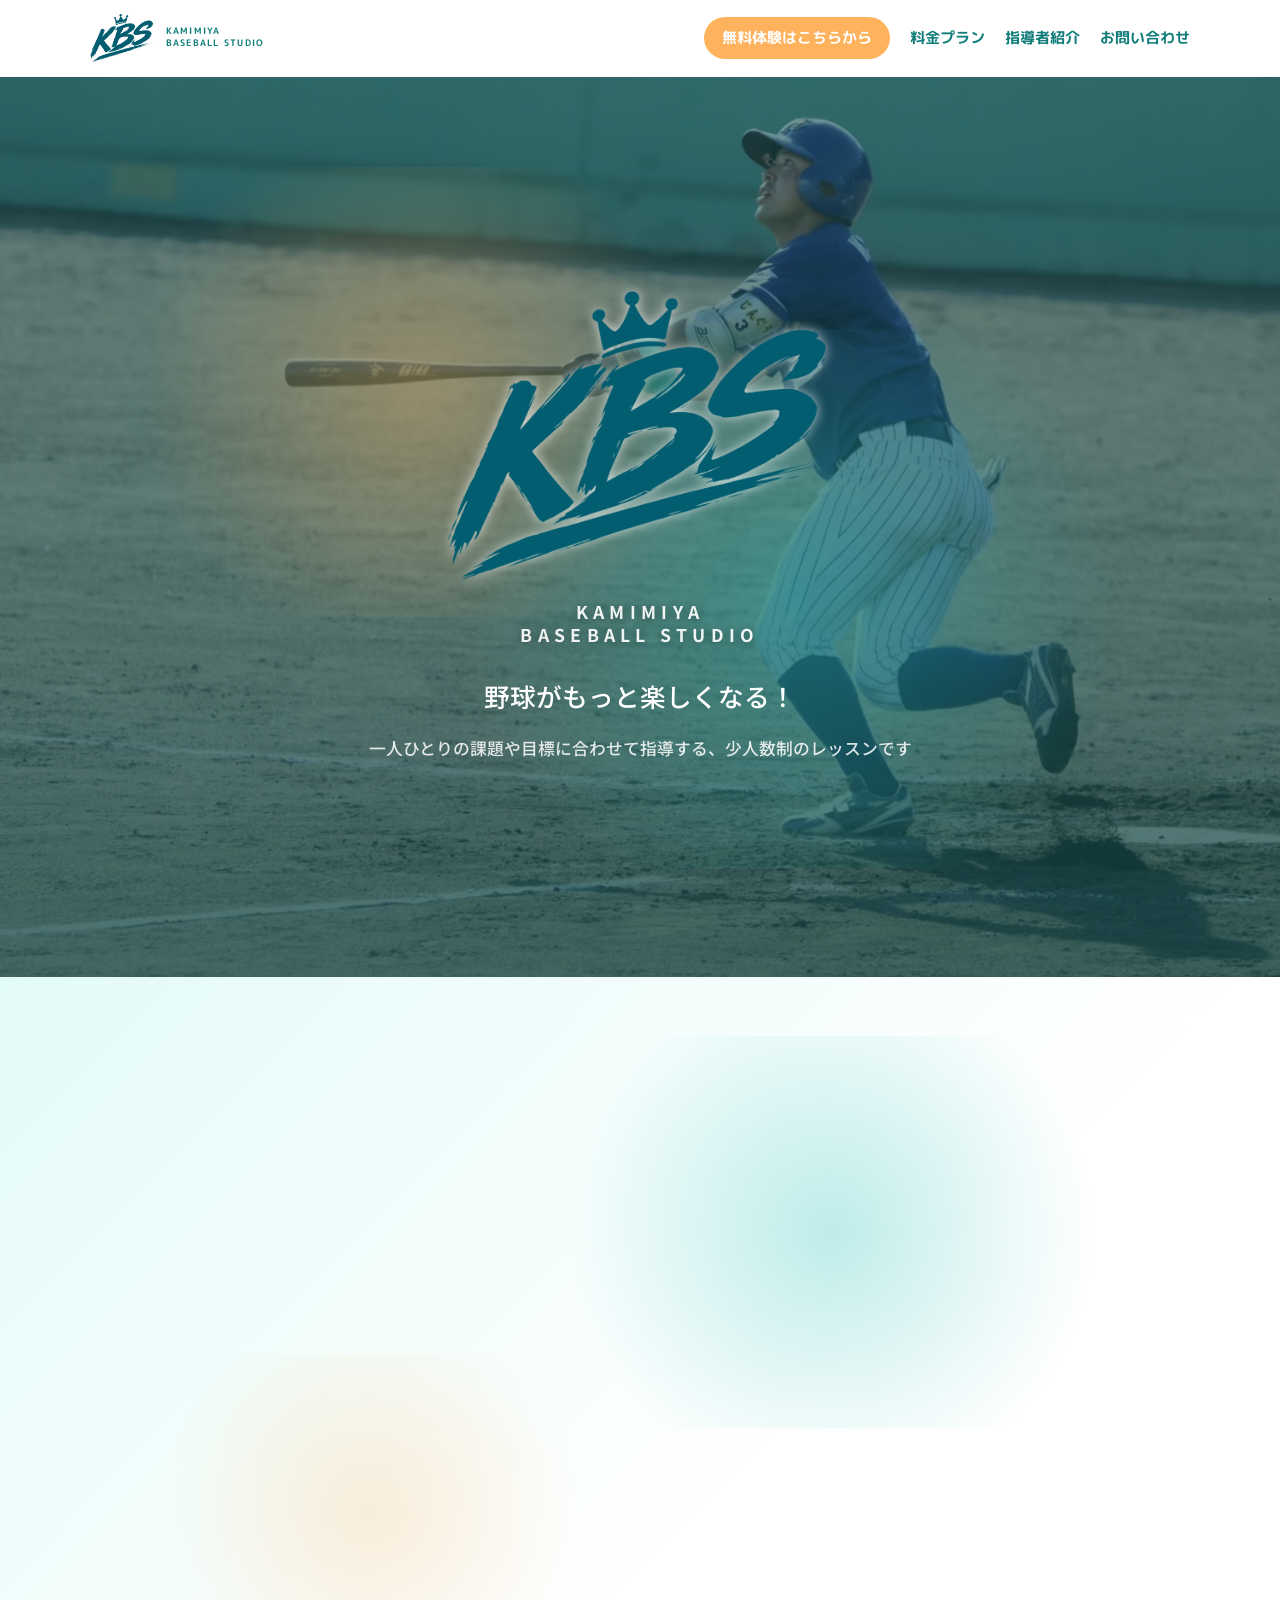
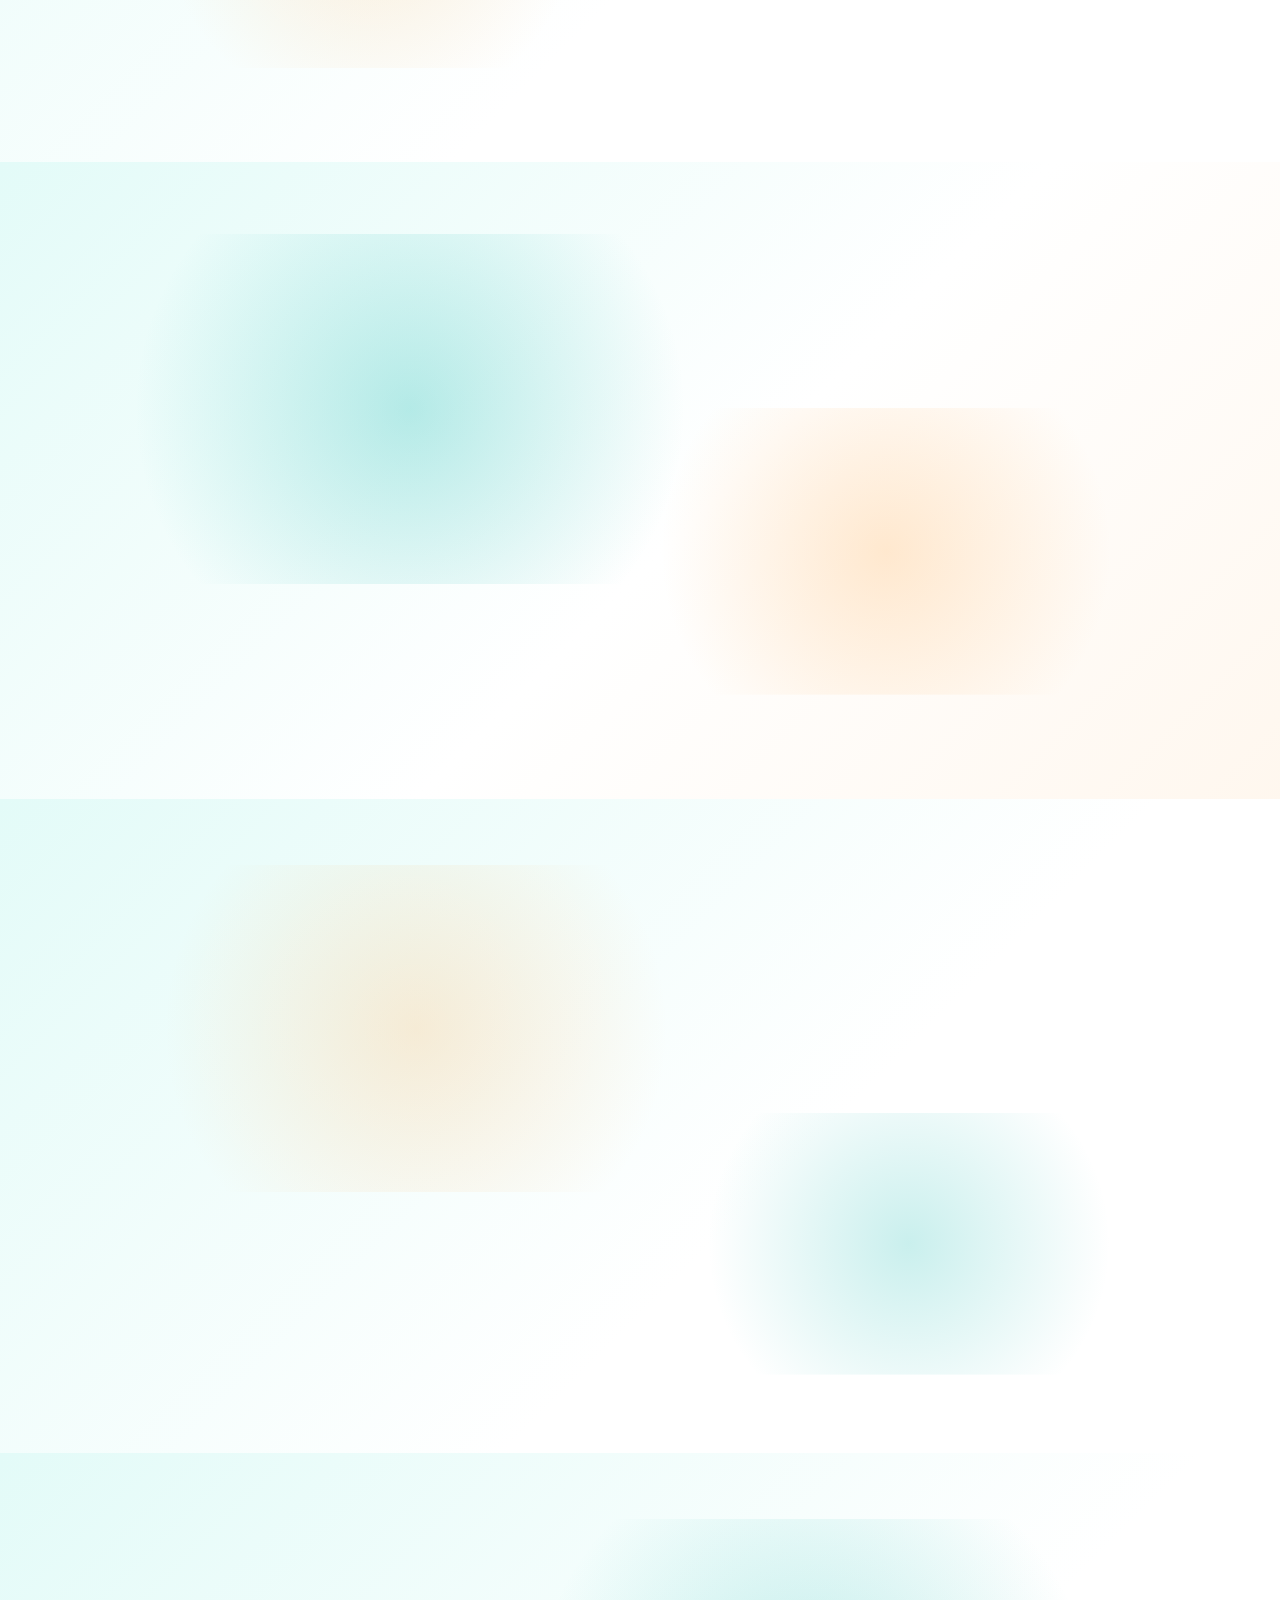
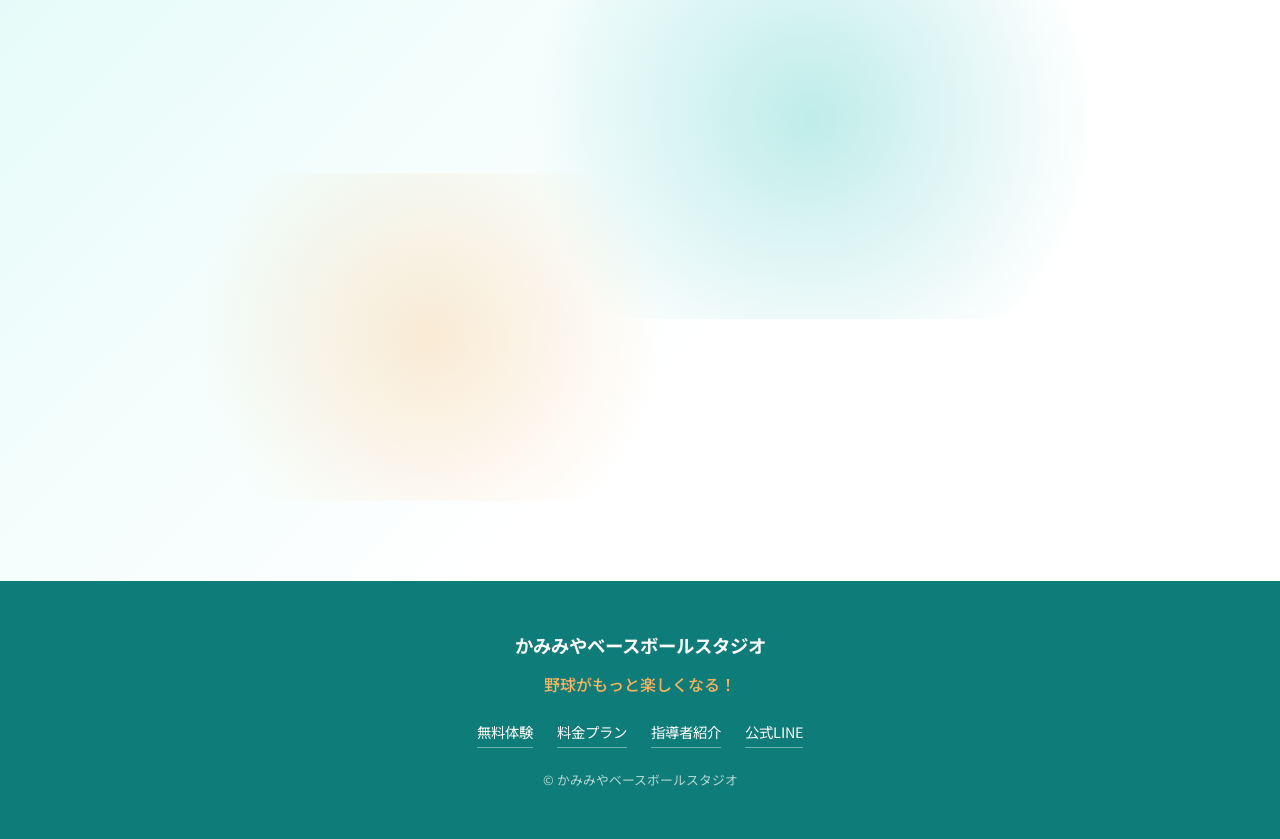
<file: index.html>
<!DOCTYPE html>
<html lang="ja">
<head>
<meta charset="UTF-8">
<meta name="viewport" content="width=device-width, initial-scale=1.0">
<title>かみみやベースボールスタジオ｜野球がもっと楽しくなる！</title>
<meta name="description" content="かみみやベースボールスタジオ。一人ひとりの課題や目標に合わせて、技術の向上だけでなく「野球を楽しむこと」を大切にする野球指導スタジオです。まずは無料体験から。">
<link rel="icon" type="image/png" href="image/kbs-logo.png">
<link rel="apple-touch-icon" href="image/kbs-logo.png">
<link rel="preconnect" href="https://fonts.googleapis.com">
<link rel="preconnect" href="https://fonts.gstatic.com" crossorigin>
<link href="https://fonts.googleapis.com/css2?family=Noto+Sans+JP:wght@400;500;700;900&family=M+PLUS+Rounded+1c:wght@500;700;800&family=Permanent+Marker&display=swap" rel="stylesheet">
<link rel="stylesheet" href="styles.css">
</head>
<body>

<nav class="site-nav">
  <div class="container site-nav__inner">
    <a href="index.html" class="site-nav__logo">
      <img src="image/kbs-logo.png" alt="KBS" class="kbs-logo kbs-logo--nav">
      <span class="kbs-sub kbs-sub--nav">KAMIMIYA<br>BASEBALL STUDIO</span>
    </a>
    <button type="button" class="site-nav__toggle" aria-label="メニューを開く" aria-expanded="false" aria-controls="site-menu">
      <span></span><span></span><span></span>
    </button>
    <div class="site-nav__links" id="site-menu">
      <a href="trial.html" class="site-nav__link site-nav__link--cta">無料体験はこちらから</a>
      <a href="plan.html" class="site-nav__link">料金プラン</a>
      <a href="profile.html" class="site-nav__link">指導者紹介</a>
      <a href="https://lin.ee/xkisWtDX" class="site-nav__link" target="_blank" rel="noopener noreferrer">お問い合わせ</a>
    </div>
  </div>
</nav>

<header class="hero">
  <div class="hero__bg"></div>
  <div class="hero__overlay"></div>
  <div class="hero__content">
    <h1 class="hero__title"><img src="image/kbs-logo.png" alt="KBS" class="kbs-logo kbs-logo--hero"></h1>
    <p class="kbs-sub kbs-sub--hero">KAMIMIYA<br>BASEBALL STUDIO</p>
    <p class="hero__copy">野球がもっと楽しくなる！</p>
    <p class="hero__sub">一人ひとりの課題や目標に合わせて指導する、少人数制のレッスンです</p>
  </div>
</header>

<main>

  <section class="about" id="philosophy">
    <div class="container">
      <h2 class="section-title reveal">指導理念</h2>
      <div class="about-grid">

        <div class="bento-item about-grid__lead reveal">
          <p class="about__lead">
            僕が大切にしているのは、ただ「野球が上手くなること」だけではなく、まずは「野球を楽しむこと」です。<br><br>
            そのためには、できなかったことができるようになったり、練習の成果が結果につながったりすることも大切だと考えています。<br><br>
            僕の考えを押しつけるのではなく、その子自身が考えて、できることを少しずつ増やしていく。それを大切にしています。
          </p>
        </div>

        <div class="bento-item about-grid__quote reveal">
          <p class="about-grid__quote-text">「自分はどうなりたいのか」<br>「そのために今の自分には何が必要なのか」<br>を一緒に考えます</p>
        </div>

        <div class="bento-item about-grid__link reveal">
          <p class="philosophy-goal">最終的に「野球がもっと楽しくなった」と<br>思ってもらうことを目指しています。</p>
        </div>

      </div>
    </div>
  </section>

  <section class="services" id="concerns">
    <div class="container">
      <h2 class="section-title reveal">こんなお悩みありませんか？</h2>
      <div class="bento-item concern-card reveal">
        <ul class="concern-list">
          <li>練習しているけど、なかなか結果につながらない</li>
          <li>バッティングで何を直せばいいのか分からない</li>
          <li>子どもに合った練習方法が分からない</li>
          <li>もっと野球を楽しんでほしい</li>
          <li>言われたことをやるだけではなく、自分で考えて練習してほしい</li>
          <li>目標を持って野球に取り組んでほしい</li>
        </ul>
      </div>
    </div>
  </section>

  <section class="career" id="solutions">
    <div class="container">
      <p class="solution-lead reveal">
        一人ひとりの課題や目標に合わせて、技術の向上だけでなく、<br>
        野球をもっと楽しめるようになることを目指して指導する<br>
        レッスンを、受けてみませんか？
      </p>
      <div class="step-grid">

        <div class="step-card reveal">
          <p class="step-card__num">POINT 1</p>
          <h3 class="step-card__title">プロの視点での指導</h3>
          <p class="step-card__desc">元独立リーグ選手・独立5球団経験、Driveline youthの認定資格を持つ代表が直接指導します。</p>
        </div>

        <div class="step-card reveal">
          <p class="step-card__num">POINT 2</p>
          <h3 class="step-card__title">一人ひとりに合わせた指導</h3>
          <p class="step-card__desc">画一的な指導ではなく、お子様一人ひとりの課題や目標に合わせて指導内容を考えます。</p>
        </div>

        <div class="step-card reveal">
          <p class="step-card__num">POINT 3</p>
          <h3 class="step-card__title">「楽しむ」を大切にする指導</h3>
          <p class="step-card__desc">技術の向上だけでなく、野球を楽しむ気持ちを一番大切にした指導を行っています。</p>
        </div>

      </div>

      <div class="solutions-cta reveal">
        <a href="profile.html" class="btn btn--outline">指導者に関する情報はこちら <span aria-hidden="true">&raquo;</span></a>
      </div>
    </div>
  </section>

  <section class="contact" id="contact">
    <div class="container">
      <p class="cta-lead reveal">
        お悩み、少しでも解消したいと感じたら——<br>
        まずは無料体験で、実際の指導を見てみませんか？
      </p>
      <h2 class="section-title cta-title reveal">無料体験レッスン</h2>
      <div class="bento-item trial-cta-card cta-highlight reveal">
        <p class="trial-cta__desc">
          「本当にうちの子に合うか、まずは試してみたい」という方へ。<br>
          プロの視点での指導を、まずは無料で体験いただけます。<br>
          <strong class="trial-cta__highlight">公式LINEで「無料体験」と送ってください。日程調整のうえ、ご案内いたします。</strong>
        </p>
        <a class="btn btn--line" href="https://lin.ee/xkisWtDX" target="_blank" rel="noopener noreferrer">
          <svg class="btn__icon" viewBox="0 0 24 24" aria-hidden="true"><path fill="currentColor" d="M12 2C6.48 2 2 5.71 2 10.28c0 4.09 3.56 7.52 8.36 8.16.33.07.77.22.88.5.1.26.07.66.03.92l-.14.86c-.04.26-.2 1 .88.55 1.08-.46 5.82-3.43 7.94-5.87C21.44 13.94 22 12.18 22 10.28 22 5.71 17.52 2 12 2zm-3.3 10.87H6.98a.32.32 0 0 1-.32-.32V8.03c0-.18.14-.32.32-.32h.36c.18 0 .32.14.32.32v3.8h2.04c.18 0 .32.14.32.32v.4c0 .18-.14.32-.32.32zm1.72-.32c0 .18-.14.32-.32.32h-.36a.32.32 0 0 1-.32-.32V8.03c0-.18.14-.32.32-.32h.36c.18 0 .32.14.32.32zm4.5 0c0 .18-.14.32-.32.32h-.34a.34.34 0 0 1-.27-.13l-1.86-2.53v2.34c0 .18-.14.32-.32.32h-.36a.32.32 0 0 1-.32-.32V8.03c0-.18.14-.32.32-.32h.36c.1 0 .2.05.26.13l1.85 2.52V8.03c0-.18.14-.32.32-.32h.36c.18 0 .32.14.32.32zm3.34-3.16c0 .18-.14.32-.32.32h-2.04v.85h2.04c.18 0 .32.14.32.32v.4c0 .18-.14.32-.32.32h-2.04v.85h2.04c.18 0 .32.14.32.32v.4c0 .18-.14.32-.32.32h-2.72a.32.32 0 0 1-.32-.32V8.03c0-.18.14-.32.32-.32h2.72c.18 0 .32.14.32.32z"/></svg>
          無料体験に申し込む
        </a>
        <p class="trial-cta__note">※無料体験は月謝グループレッスンのみが対象です。</p>
      </div>
    </div>
  </section>

</main>

<footer class="footer">
  <div class="container">
    <div class="footer__brand">
      <p class="footer__name">かみみやベースボールスタジオ</p>
    </div>
    <p class="footer__copy">野球がもっと楽しくなる！</p>
    <div class="footer__links">
      <a href="trial.html">無料体験</a>
      <a href="plan.html">料金プラン</a>
      <a href="profile.html">指導者紹介</a>
      <a href="https://lin.ee/xkisWtDX" target="_blank" rel="noopener noreferrer">公式LINE</a>
    </div>
    <p class="footer__rights">&copy; かみみやベースボールスタジオ</p>
  </div>
</footer>

<script src="script.js" defer></script>
</body>
</html>
</file>
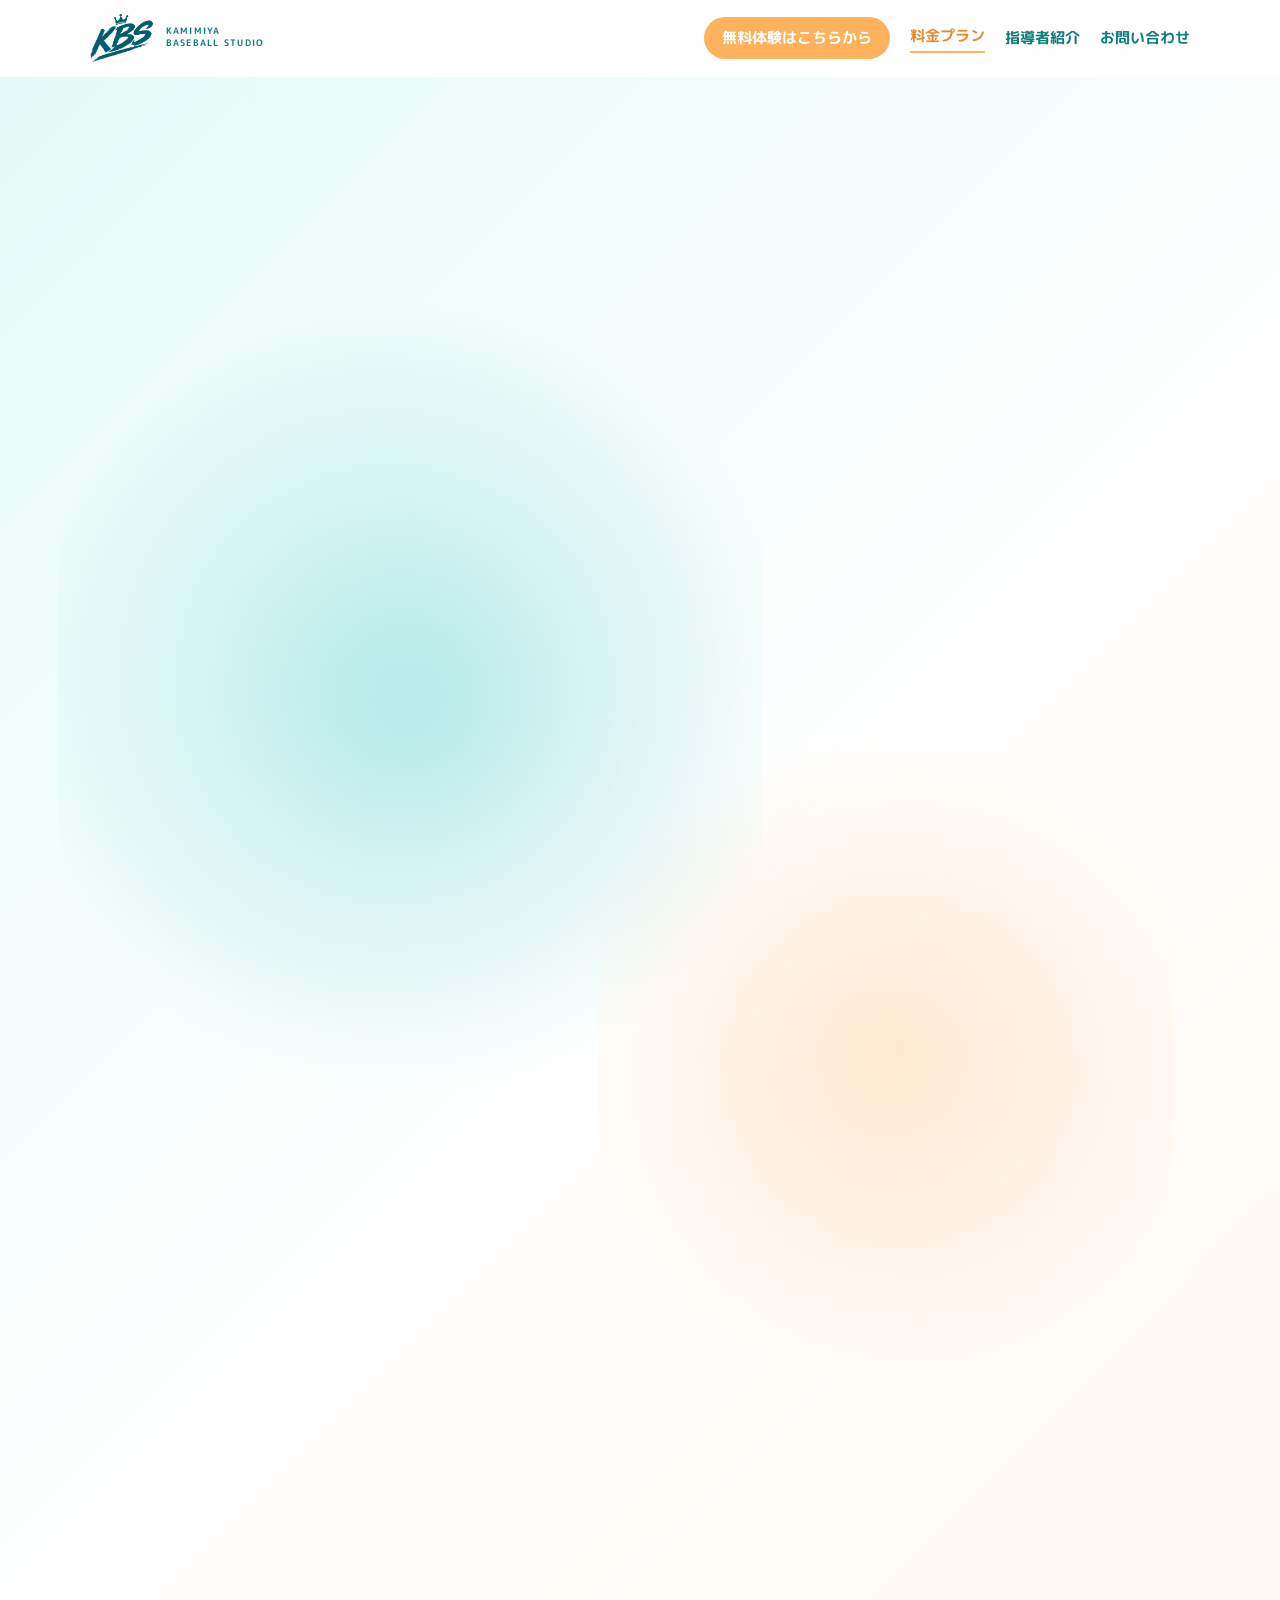
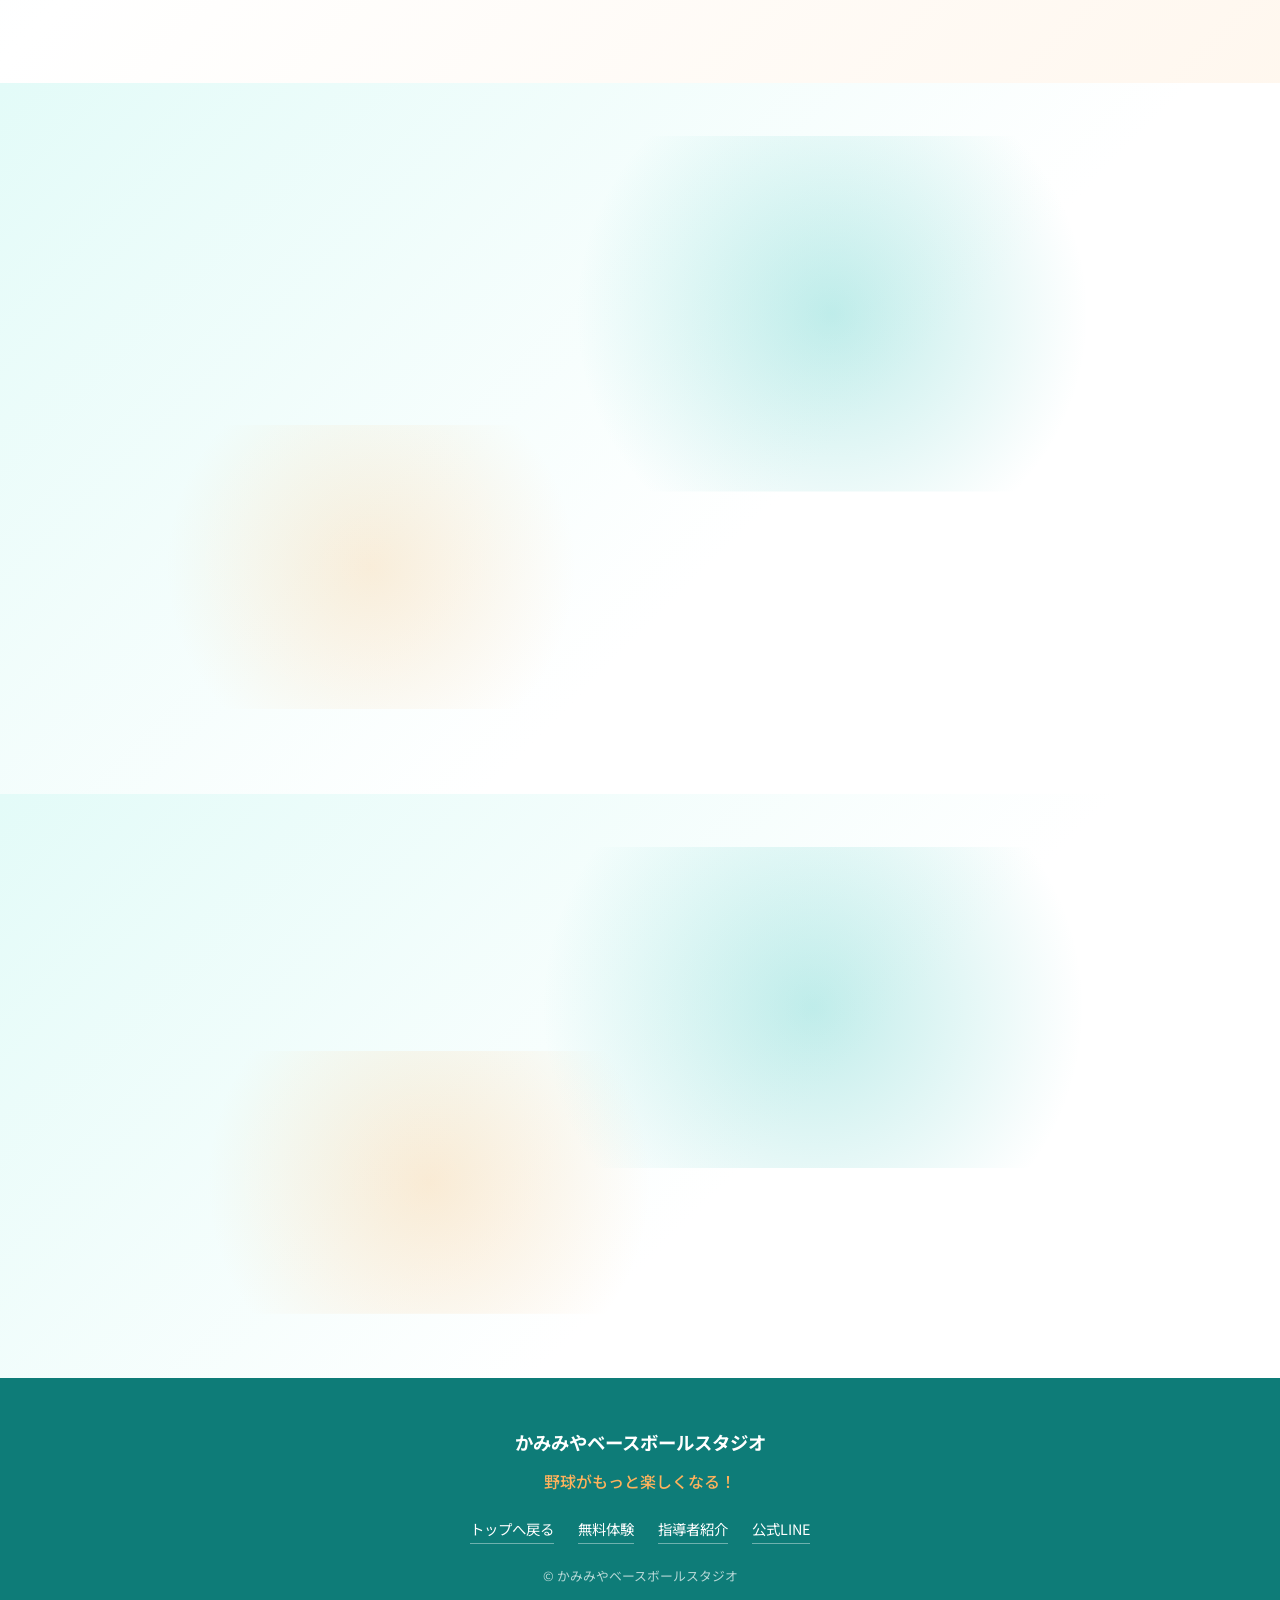
<file: plan.html>
<!DOCTYPE html>
<html lang="ja">
<head>
<meta charset="UTF-8">
<meta name="viewport" content="width=device-width, initial-scale=1.0">
<title>レッスン・料金プラン｜かみみやベースボールスタジオ</title>
<meta name="description" content="かみみやベースボールスタジオのレッスン・料金プランのご案内。月謝グループレッスン、マンツーマンレッスン、出張レッスン、友達紹介キャンペーンについて掲載しています。">
<link rel="icon" type="image/png" href="image/kbs-logo.png">
<link rel="apple-touch-icon" href="image/kbs-logo.png">
<link rel="preconnect" href="https://fonts.googleapis.com">
<link rel="preconnect" href="https://fonts.gstatic.com" crossorigin>
<link href="https://fonts.googleapis.com/css2?family=Noto+Sans+JP:wght@400;500;700;900&family=M+PLUS+Rounded+1c:wght@500;700;800&family=Permanent+Marker&display=swap" rel="stylesheet">
<link rel="stylesheet" href="styles.css">
</head>
<body>

<nav class="site-nav">
  <div class="container site-nav__inner">
    <a href="index.html" class="site-nav__logo">
      <img src="image/kbs-logo.png" alt="KBS" class="kbs-logo kbs-logo--nav">
      <span class="kbs-sub kbs-sub--nav">KAMIMIYA<br>BASEBALL STUDIO</span>
    </a>
    <button type="button" class="site-nav__toggle" aria-label="メニューを開く" aria-expanded="false" aria-controls="site-menu">
      <span></span><span></span><span></span>
    </button>
    <div class="site-nav__links" id="site-menu">
      <a href="trial.html" class="site-nav__link site-nav__link--cta">無料体験はこちらから</a>
      <a href="plan.html" class="site-nav__link" aria-current="page">料金プラン</a>
      <a href="profile.html" class="site-nav__link">指導者紹介</a>
      <a href="https://lin.ee/xkisWtDX" class="site-nav__link" target="_blank" rel="noopener noreferrer">お問い合わせ</a>
    </div>
  </div>
</nav>

<main>

  <section class="services" id="services">
    <div class="container">
      <h2 class="section-title reveal">レッスン・料金プラン</h2>
      <div class="card-grid">

        <article class="card card--wide reveal">
          <div class="card__image-wrap">
            <img src="image/S__90472518_0.jpg" alt="月謝グループレッスンの様子" class="card__image" loading="lazy" decoding="async">
          </div>
          <div class="card__body">
            <h3 class="card__title">月謝グループレッスン</h3>
            <p class="card__price">月4回 <strong>¥13,200</strong></p>
            <p class="card__price">月8回 <strong>¥25,000</strong></p>
            <p class="card__note">併設ジムにご入会いただいた場合は <strong>¥12,000</strong> でご案内</p>
            <p class="card__desc">仲間と一緒に楽しく基礎から実践まで学べるグループレッスンです。無料体験レッスンはこちらのプランが対象です。</p>
            <a class="btn btn--line btn--card" href="https://lin.ee/xkisWtDX" target="_blank" rel="noopener noreferrer">
              <svg class="btn__icon" viewBox="0 0 24 24" aria-hidden="true"><path fill="currentColor" d="M12 2C6.48 2 2 5.71 2 10.28c0 4.09 3.56 7.52 8.36 8.16.33.07.77.22.88.5.1.26.07.66.03.92l-.14.86c-.04.26-.2 1 .88.55 1.08-.46 5.82-3.43 7.94-5.87C21.44 13.94 22 12.18 22 10.28 22 5.71 17.52 2 12 2zm-3.3 10.87H6.98a.32.32 0 0 1-.32-.32V8.03c0-.18.14-.32.32-.32h.36c.18 0 .32.14.32.32v3.8h2.04c.18 0 .32.14.32.32v.4c0 .18-.14.32-.32.32zm1.72-.32c0 .18-.14.32-.32.32h-.36a.32.32 0 0 1-.32-.32V8.03c0-.18.14-.32.32-.32h.36c.18 0 .32.14.32.32zm4.5 0c0 .18-.14.32-.32.32h-.34a.34.34 0 0 1-.27-.13l-1.86-2.53v2.34c0 .18-.14.32-.32.32h-.36a.32.32 0 0 1-.32-.32V8.03c0-.18.14-.32.32-.32h.36c.1 0 .2.05.26.13l1.85 2.52V8.03c0-.18.14-.32.32-.32h.36c.18 0 .32.14.32.32zm3.34-3.16c0 .18-.14.32-.32.32h-2.04v.85h2.04c.18 0 .32.14.32.32v.4c0 .18-.14.32-.32.32h-2.04v.85h2.04c.18 0 .32.14.32.32v.4c0 .18-.14.32-.32.32h-2.72a.32.32 0 0 1-.32-.32V8.03c0-.18.14-.32.32-.32h2.72c.18 0 .32.14.32.32z"/></svg>
              このプランを申し込む
            </a>
          </div>
        </article>

        <article class="card reveal">
          <div class="card__image-wrap">
            <img src="image/69C8D458-C2AE-4DA6-AC9D-BC6CD211BF81.jpg" alt="マンツーマンレッスンの様子" class="card__image" loading="lazy" decoding="async">
          </div>
          <div class="card__body">
            <h3 class="card__title">マンツーマンレッスン</h3>
            <p class="card__price"><strong>¥8,800</strong>（税込）</p>
            <p class="card__desc">一人ひとりの課題に合わせて、プロの視点でじっくり指導する個別レッスンです。</p>
            <a class="btn btn--line btn--card" href="https://lin.ee/xkisWtDX" target="_blank" rel="noopener noreferrer">
              <svg class="btn__icon" viewBox="0 0 24 24" aria-hidden="true"><path fill="currentColor" d="M12 2C6.48 2 2 5.71 2 10.28c0 4.09 3.56 7.52 8.36 8.16.33.07.77.22.88.5.1.26.07.66.03.92l-.14.86c-.04.26-.2 1 .88.55 1.08-.46 5.82-3.43 7.94-5.87C21.44 13.94 22 12.18 22 10.28 22 5.71 17.52 2 12 2zm-3.3 10.87H6.98a.32.32 0 0 1-.32-.32V8.03c0-.18.14-.32.32-.32h.36c.18 0 .32.14.32.32v3.8h2.04c.18 0 .32.14.32.32v.4c0 .18-.14.32-.32.32zm1.72-.32c0 .18-.14.32-.32.32h-.36a.32.32 0 0 1-.32-.32V8.03c0-.18.14-.32.32-.32h.36c.18 0 .32.14.32.32zm4.5 0c0 .18-.14.32-.32.32h-.34a.34.34 0 0 1-.27-.13l-1.86-2.53v2.34c0 .18-.14.32-.32.32h-.36a.32.32 0 0 1-.32-.32V8.03c0-.18.14-.32.32-.32h.36c.1 0 .2.05.26.13l1.85 2.52V8.03c0-.18.14-.32.32-.32h.36c.18 0 .32.14.32.32zm3.34-3.16c0 .18-.14.32-.32.32h-2.04v.85h2.04c.18 0 .32.14.32.32v.4c0 .18-.14.32-.32.32h-2.04v.85h2.04c.18 0 .32.14.32.32v.4c0 .18-.14.32-.32.32h-2.72a.32.32 0 0 1-.32-.32V8.03c0-.18.14-.32.32-.32h2.72c.18 0 .32.14.32.32z"/></svg>
              このプランを申し込む
            </a>
          </div>
        </article>

        <article class="card reveal">
          <div class="card__image-wrap">
            <img src="image/S__90472519_0.jpg" alt="出張レッスンの様子" class="card__image" loading="lazy" decoding="async">
          </div>
          <div class="card__body">
            <h3 class="card__title">出張レッスン</h3>
            <p class="card__price"><strong>¥6,600</strong>（税込）</p>
            <p class="card__note">交通費実費 + 場所代</p>
            <p class="card__desc">指定場所以外でのレッスンにも対応。ご希望の場所まで出張いたします。</p>
            <a class="btn btn--line btn--card" href="https://lin.ee/xkisWtDX" target="_blank" rel="noopener noreferrer">
              <svg class="btn__icon" viewBox="0 0 24 24" aria-hidden="true"><path fill="currentColor" d="M12 2C6.48 2 2 5.71 2 10.28c0 4.09 3.56 7.52 8.36 8.16.33.07.77.22.88.5.1.26.07.66.03.92l-.14.86c-.04.26-.2 1 .88.55 1.08-.46 5.82-3.43 7.94-5.87C21.44 13.94 22 12.18 22 10.28 22 5.71 17.52 2 12 2zm-3.3 10.87H6.98a.32.32 0 0 1-.32-.32V8.03c0-.18.14-.32.32-.32h.36c.18 0 .32.14.32.32v3.8h2.04c.18 0 .32.14.32.32v.4c0 .18-.14.32-.32.32zm1.72-.32c0 .18-.14.32-.32.32h-.36a.32.32 0 0 1-.32-.32V8.03c0-.18.14-.32.32-.32h.36c.18 0 .32.14.32.32zm4.5 0c0 .18-.14.32-.32.32h-.34a.34.34 0 0 1-.27-.13l-1.86-2.53v2.34c0 .18-.14.32-.32.32h-.36a.32.32 0 0 1-.32-.32V8.03c0-.18.14-.32.32-.32h.36c.1 0 .2.05.26.13l1.85 2.52V8.03c0-.18.14-.32.32-.32h.36c.18 0 .32.14.32.32zm3.34-3.16c0 .18-.14.32-.32.32h-2.04v.85h2.04c.18 0 .32.14.32.32v.4c0 .18-.14.32-.32.32h-2.04v.85h2.04c.18 0 .32.14.32.32v.4c0 .18-.14.32-.32.32h-2.72a.32.32 0 0 1-.32-.32V8.03c0-.18.14-.32.32-.32h2.72c.18 0 .32.14.32.32z"/></svg>
              このプランを申し込む
            </a>
          </div>
        </article>

      </div>
    </div>
  </section>

  <section class="about" id="campaign">
    <div class="container">
      <h2 class="section-title reveal">友達紹介キャンペーン</h2>
      <p class="campaign-lead reveal">お友達と一緒に始めると、お二人とも月謝がお得になります。</p>
      <div class="campaign-grid">
        <div class="bento-item campaign-card reveal">
          <p class="campaign-card__label">紹介してくれた方</p>
          <p class="campaign-card__price-old">通常料金 13,200円/月</p>
          <p class="campaign-card__price-new">11,000<span>円/月（税込）</span></p>
        </div>
        <div class="bento-item campaign-card reveal">
          <p class="campaign-card__label">紹介されたお友達</p>
          <p class="campaign-card__price-old">通常料金 13,200円/月</p>
          <p class="campaign-card__price-new">11,000<span>円/月（税込）</span></p>
        </div>
      </div>
      <p class="campaign-note reveal">※月4回コースの月謝が対象です。紹介人数の制限はありません。</p>
      <div class="campaign-cta reveal">
        <a class="btn btn--line" href="https://lin.ee/xkisWtDX" target="_blank" rel="noopener noreferrer">
          <svg class="btn__icon" viewBox="0 0 24 24" aria-hidden="true"><path fill="currentColor" d="M12 2C6.48 2 2 5.71 2 10.28c0 4.09 3.56 7.52 8.36 8.16.33.07.77.22.88.5.1.26.07.66.03.92l-.14.86c-.04.26-.2 1 .88.55 1.08-.46 5.82-3.43 7.94-5.87C21.44 13.94 22 12.18 22 10.28 22 5.71 17.52 2 12 2zm-3.3 10.87H6.98a.32.32 0 0 1-.32-.32V8.03c0-.18.14-.32.32-.32h.36c.18 0 .32.14.32.32v3.8h2.04c.18 0 .32.14.32.32v.4c0 .18-.14.32-.32.32zm1.72-.32c0 .18-.14.32-.32.32h-.36a.32.32 0 0 1-.32-.32V8.03c0-.18.14-.32.32-.32h.36c.18 0 .32.14.32.32zm4.5 0c0 .18-.14.32-.32.32h-.34a.34.34 0 0 1-.27-.13l-1.86-2.53v2.34c0 .18-.14.32-.32.32h-.36a.32.32 0 0 1-.32-.32V8.03c0-.18.14-.32.32-.32h.36c.1 0 .2.05.26.13l1.85 2.52V8.03c0-.18.14-.32.32-.32h.36c.18 0 .32.14.32.32zm3.34-3.16c0 .18-.14.32-.32.32h-2.04v.85h2.04c.18 0 .32.14.32.32v.4c0 .18-.14.32-.32.32h-2.04v.85h2.04c.18 0 .32.14.32.32v.4c0 .18-.14.32-.32.32h-2.72a.32.32 0 0 1-.32-.32V8.03c0-.18.14-.32.32-.32h2.72c.18 0 .32.14.32.32z"/></svg>
          公式LINEで紹介する
        </a>
      </div>
    </div>
  </section>

  <section class="contact" id="contact">
    <div class="container">
      <h2 class="section-title reveal">無料体験はこちら</h2>
      <div class="bento-item trial-cta-card reveal">
        <p class="trial-cta__desc"><strong class="trial-cta__highlight">公式LINEで「無料体験」と送ってください。日程調整のうえ、ご案内いたします。</strong></p>
        <a class="btn btn--line" href="https://lin.ee/xkisWtDX" target="_blank" rel="noopener noreferrer">
          <svg class="btn__icon" viewBox="0 0 24 24" aria-hidden="true"><path fill="currentColor" d="M12 2C6.48 2 2 5.71 2 10.28c0 4.09 3.56 7.52 8.36 8.16.33.07.77.22.88.5.1.26.07.66.03.92l-.14.86c-.04.26-.2 1 .88.55 1.08-.46 5.82-3.43 7.94-5.87C21.44 13.94 22 12.18 22 10.28 22 5.71 17.52 2 12 2zm-3.3 10.87H6.98a.32.32 0 0 1-.32-.32V8.03c0-.18.14-.32.32-.32h.36c.18 0 .32.14.32.32v3.8h2.04c.18 0 .32.14.32.32v.4c0 .18-.14.32-.32.32zm1.72-.32c0 .18-.14.32-.32.32h-.36a.32.32 0 0 1-.32-.32V8.03c0-.18.14-.32.32-.32h.36c.18 0 .32.14.32.32zm4.5 0c0 .18-.14.32-.32.32h-.34a.34.34 0 0 1-.27-.13l-1.86-2.53v2.34c0 .18-.14.32-.32.32h-.36a.32.32 0 0 1-.32-.32V8.03c0-.18.14-.32.32-.32h.36c.1 0 .2.05.26.13l1.85 2.52V8.03c0-.18.14-.32.32-.32h.36c.18 0 .32.14.32.32zm3.34-3.16c0 .18-.14.32-.32.32h-2.04v.85h2.04c.18 0 .32.14.32.32v.4c0 .18-.14.32-.32.32h-2.04v.85h2.04c.18 0 .32.14.32.32v.4c0 .18-.14.32-.32.32h-2.72a.32.32 0 0 1-.32-.32V8.03c0-.18.14-.32.32-.32h2.72c.18 0 .32.14.32.32z"/></svg>
          無料体験に申し込む
        </a>
        <p class="trial-cta__note">※無料体験は月謝グループレッスンのみが対象です。</p>
      </div>
    </div>
  </section>

</main>

<footer class="footer">
  <div class="container">
    <div class="footer__brand">
      <p class="footer__name">かみみやベースボールスタジオ</p>
    </div>
    <p class="footer__copy">野球がもっと楽しくなる！</p>
    <div class="footer__links">
      <a href="index.html">トップへ戻る</a>
      <a href="trial.html">無料体験</a>
      <a href="profile.html">指導者紹介</a>
      <a href="https://lin.ee/xkisWtDX" target="_blank" rel="noopener noreferrer">公式LINE</a>
    </div>
    <p class="footer__rights">&copy; かみみやベースボールスタジオ</p>
  </div>
</footer>

<script src="script.js" defer></script>
</body>
</html>
</file>
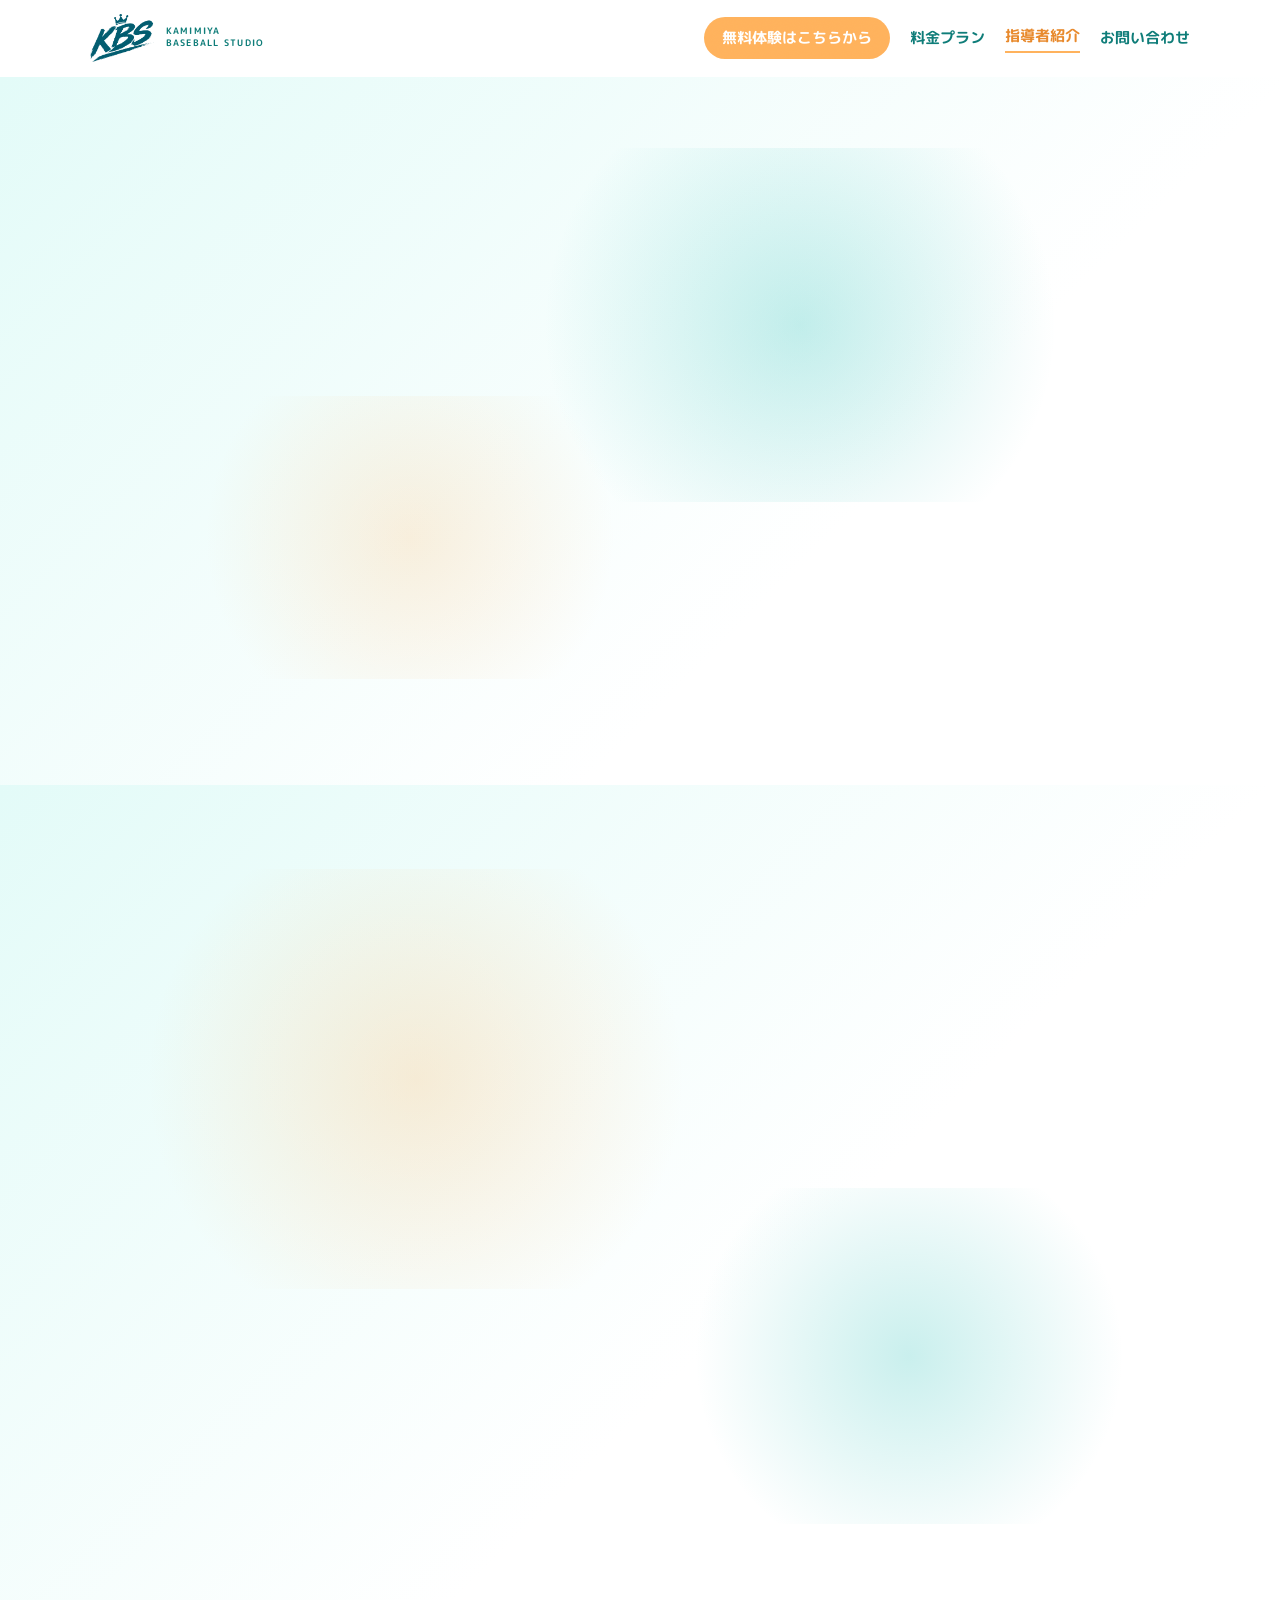
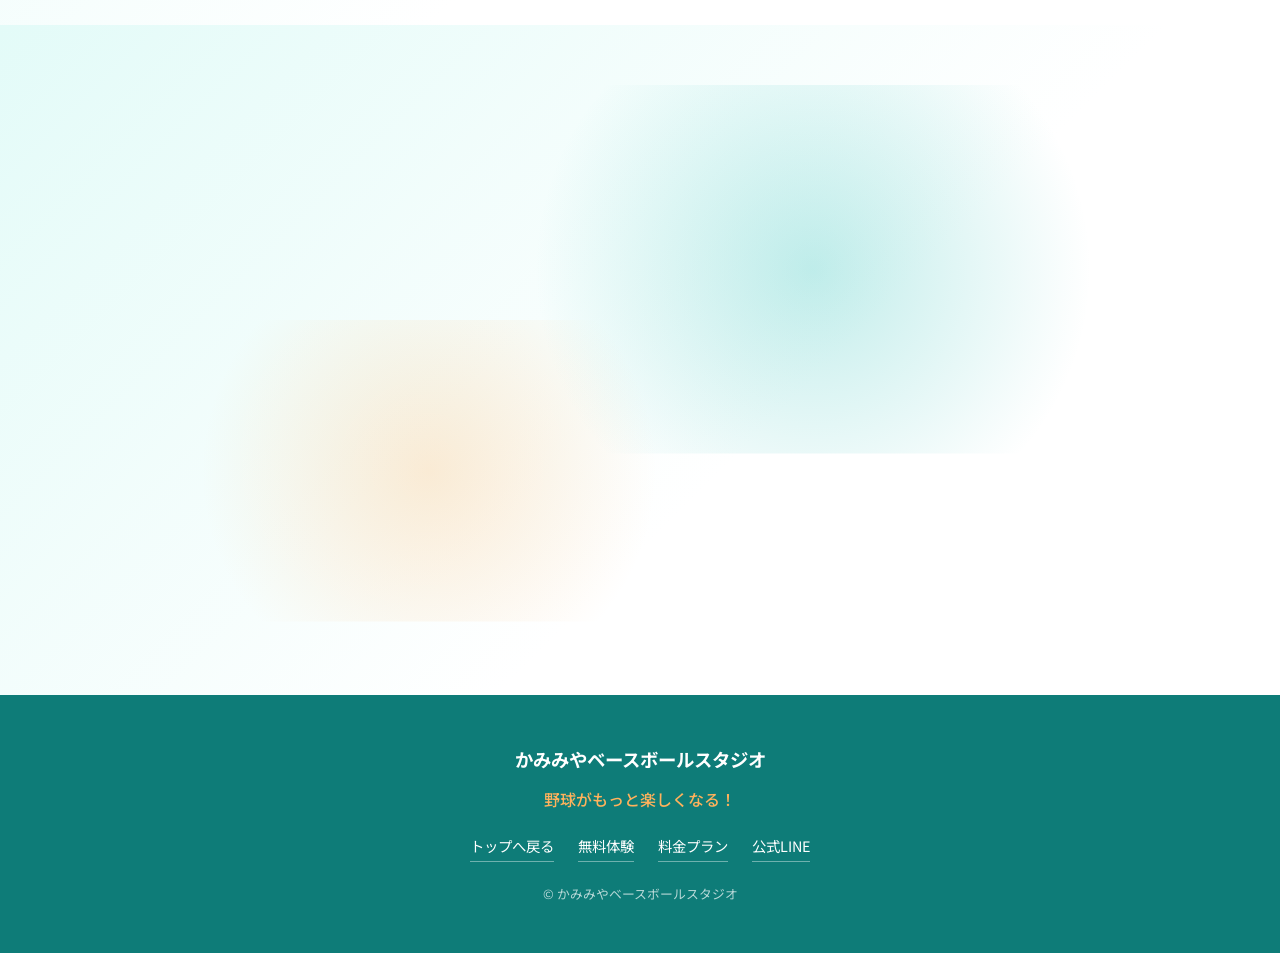
<file: profile.html>
<!DOCTYPE html>
<html lang="ja">
<head>
<meta charset="UTF-8">
<meta name="viewport" content="width=device-width, initial-scale=1.0">
<title>指導者紹介｜かみみやベースボールスタジオ</title>
<meta name="description" content="かみみやベースボールスタジオ 代表・神宮朋哉のプロフィール。元独立リーグ選手としての経験を活かし、一人ひとりの可能性を引き出す指導を行っています。">
<link rel="icon" type="image/png" href="image/kbs-logo.png">
<link rel="apple-touch-icon" href="image/kbs-logo.png">
<link rel="preconnect" href="https://fonts.googleapis.com">
<link rel="preconnect" href="https://fonts.gstatic.com" crossorigin>
<link href="https://fonts.googleapis.com/css2?family=Noto+Sans+JP:wght@400;500;700;900&family=M+PLUS+Rounded+1c:wght@500;700;800&family=Permanent+Marker&display=swap" rel="stylesheet">
<link rel="stylesheet" href="styles.css">
</head>
<body>

<nav class="site-nav">
  <div class="container site-nav__inner">
    <a href="index.html" class="site-nav__logo">
      <img src="image/kbs-logo.png" alt="KBS" class="kbs-logo kbs-logo--nav">
      <span class="kbs-sub kbs-sub--nav">KAMIMIYA<br>BASEBALL STUDIO</span>
    </a>
    <button type="button" class="site-nav__toggle" aria-label="メニューを開く" aria-expanded="false" aria-controls="site-menu">
      <span></span><span></span><span></span>
    </button>
    <div class="site-nav__links" id="site-menu">
      <a href="trial.html" class="site-nav__link site-nav__link--cta">無料体験はこちらから</a>
      <a href="plan.html" class="site-nav__link">料金プラン</a>
      <a href="profile.html" class="site-nav__link" aria-current="page">指導者紹介</a>
      <a href="https://lin.ee/xkisWtDX" class="site-nav__link" target="_blank" rel="noopener noreferrer">お問い合わせ</a>
    </div>
  </div>
</nav>

<main>

  <section class="profile" id="profile">
    <div class="container">
      <h2 class="section-title reveal">指導者紹介</h2>
      <div class="bento-grid">

        <div class="bento-item bento-item--photo reveal">
          <img src="image/jingu-profile-ball.jpg" alt="神宮朋哉" class="bento-item__img" loading="lazy" decoding="async">
        </div>

        <div class="bento-item bento-item--name reveal">
          <p class="profile__role">かみみやベースボールスタジオ 代表</p>
          <h1 class="profile__name">神宮朋哉</h1>
        </div>

        <div class="bento-item bento-item--message reveal">
          <p class="profile__message">
            元独立リーグ選手として独立5球団でのプレー経験を持ち、現在はクーニンズに所属。Driveline youthの認定資格を取得し、打撃改善から試合で結果を出すことにこだわった指導で、一人ひとりの可能性を引き出します。
          </p>
        </div>

      </div>
    </div>
  </section>

  <section class="career" id="career">
    <div class="container">
      <h2 class="section-title reveal">経歴</h2>
      <div class="bento-item career-card reveal">
        <ul class="career-list">
          <li>堰こども会野球部（多摩区優勝）</li>
          <li>青葉緑東シニア（中1夏 全国優勝経験、中3春 全国3位・ベストナイン取得）</li>
          <li>東海大学相模高校</li>
          <li>鶴見大学</li>
          <li>士別サムライブレイズ</li>
          <li>美唄ブラックダイヤモンズ</li>
          <li>群馬ダイヤモンドペガサス</li>
          <li>神奈川フューチャードリームス</li>
          <li>石川ミリオンスターズ</li>
          <li class="career-list__summary">独立リーグ計5球団経験</li>
        </ul>
      </div>
    </div>
  </section>

  <section class="contact" id="contact">
    <div class="container">
      <p class="cta-lead reveal">
        私の指導に少しでも興味を持っていただけたら——<br>
        まずは無料体験で、実際の指導を見てみませんか？
      </p>
      <h2 class="section-title cta-title reveal">無料体験レッスン</h2>
      <div class="bento-item trial-cta-card cta-highlight reveal">
        <p class="trial-cta__desc"><strong class="trial-cta__highlight">公式LINEで「無料体験」と送ってください。日程調整のうえ、ご案内いたします。</strong></p>
        <a class="btn btn--line" href="https://lin.ee/xkisWtDX" target="_blank" rel="noopener noreferrer">
          <svg class="btn__icon" viewBox="0 0 24 24" aria-hidden="true"><path fill="currentColor" d="M12 2C6.48 2 2 5.71 2 10.28c0 4.09 3.56 7.52 8.36 8.16.33.07.77.22.88.5.1.26.07.66.03.92l-.14.86c-.04.26-.2 1 .88.55 1.08-.46 5.82-3.43 7.94-5.87C21.44 13.94 22 12.18 22 10.28 22 5.71 17.52 2 12 2zm-3.3 10.87H6.98a.32.32 0 0 1-.32-.32V8.03c0-.18.14-.32.32-.32h.36c.18 0 .32.14.32.32v3.8h2.04c.18 0 .32.14.32.32v.4c0 .18-.14.32-.32.32zm1.72-.32c0 .18-.14.32-.32.32h-.36a.32.32 0 0 1-.32-.32V8.03c0-.18.14-.32.32-.32h.36c.18 0 .32.14.32.32zm4.5 0c0 .18-.14.32-.32.32h-.34a.34.34 0 0 1-.27-.13l-1.86-2.53v2.34c0 .18-.14.32-.32.32h-.36a.32.32 0 0 1-.32-.32V8.03c0-.18.14-.32.32-.32h.36c.1 0 .2.05.26.13l1.85 2.52V8.03c0-.18.14-.32.32-.32h.36c.18 0 .32.14.32.32zm3.34-3.16c0 .18-.14.32-.32.32h-2.04v.85h2.04c.18 0 .32.14.32.32v.4c0 .18-.14.32-.32.32h-2.04v.85h2.04c.18 0 .32.14.32.32v.4c0 .18-.14.32-.32.32h-2.72a.32.32 0 0 1-.32-.32V8.03c0-.18.14-.32.32-.32h2.72c.18 0 .32.14.32.32z"/></svg>
          無料体験に申し込む
        </a>
        <p class="trial-cta__note">※無料体験は月謝グループレッスンのみが対象です。</p>
      </div>
    </div>
  </section>

</main>

<footer class="footer">
  <div class="container">
    <div class="footer__brand">
      <p class="footer__name">かみみやベースボールスタジオ</p>
    </div>
    <p class="footer__copy">野球がもっと楽しくなる！</p>
    <div class="footer__links">
      <a href="index.html">トップへ戻る</a>
      <a href="trial.html">無料体験</a>
      <a href="plan.html">料金プラン</a>
      <a href="https://lin.ee/xkisWtDX" target="_blank" rel="noopener noreferrer">公式LINE</a>
    </div>
    <p class="footer__rights">&copy; かみみやベースボールスタジオ</p>
  </div>
</footer>

<script src="script.js" defer></script>
</body>
</html>
</file>
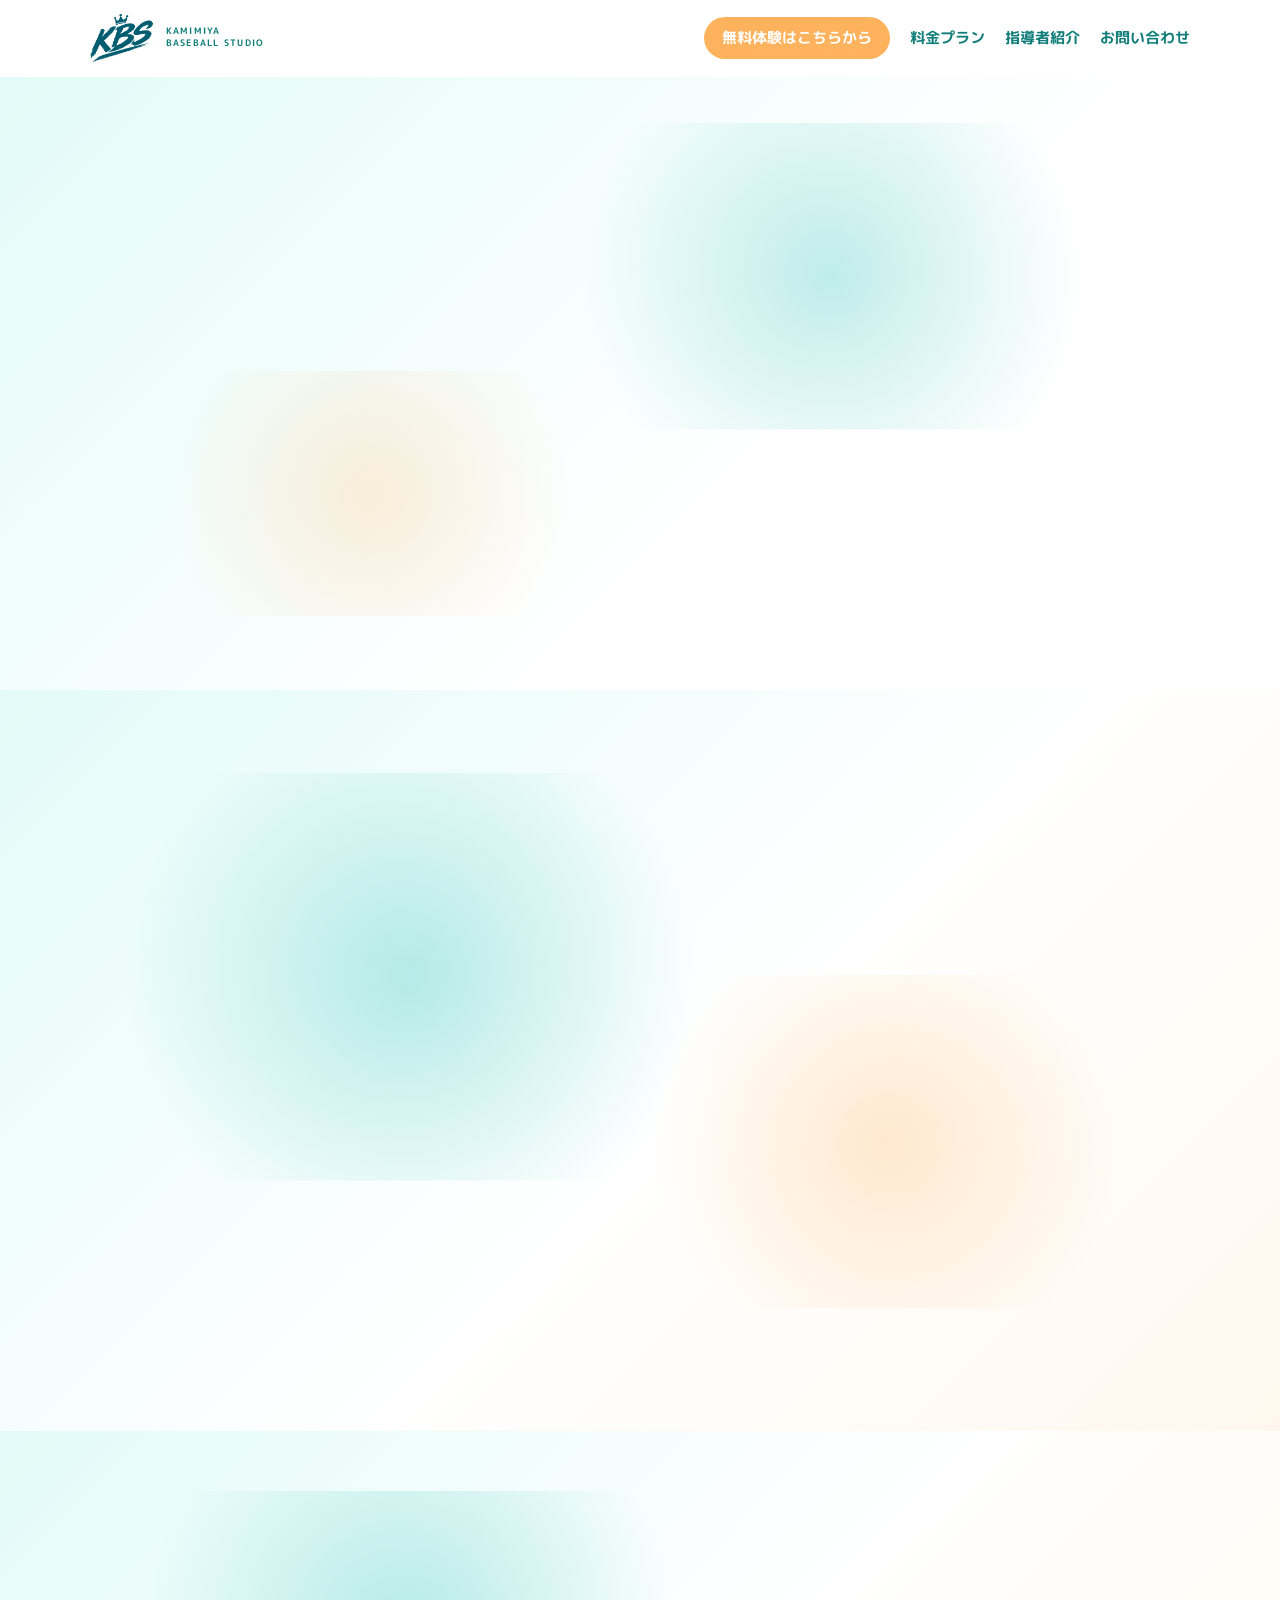
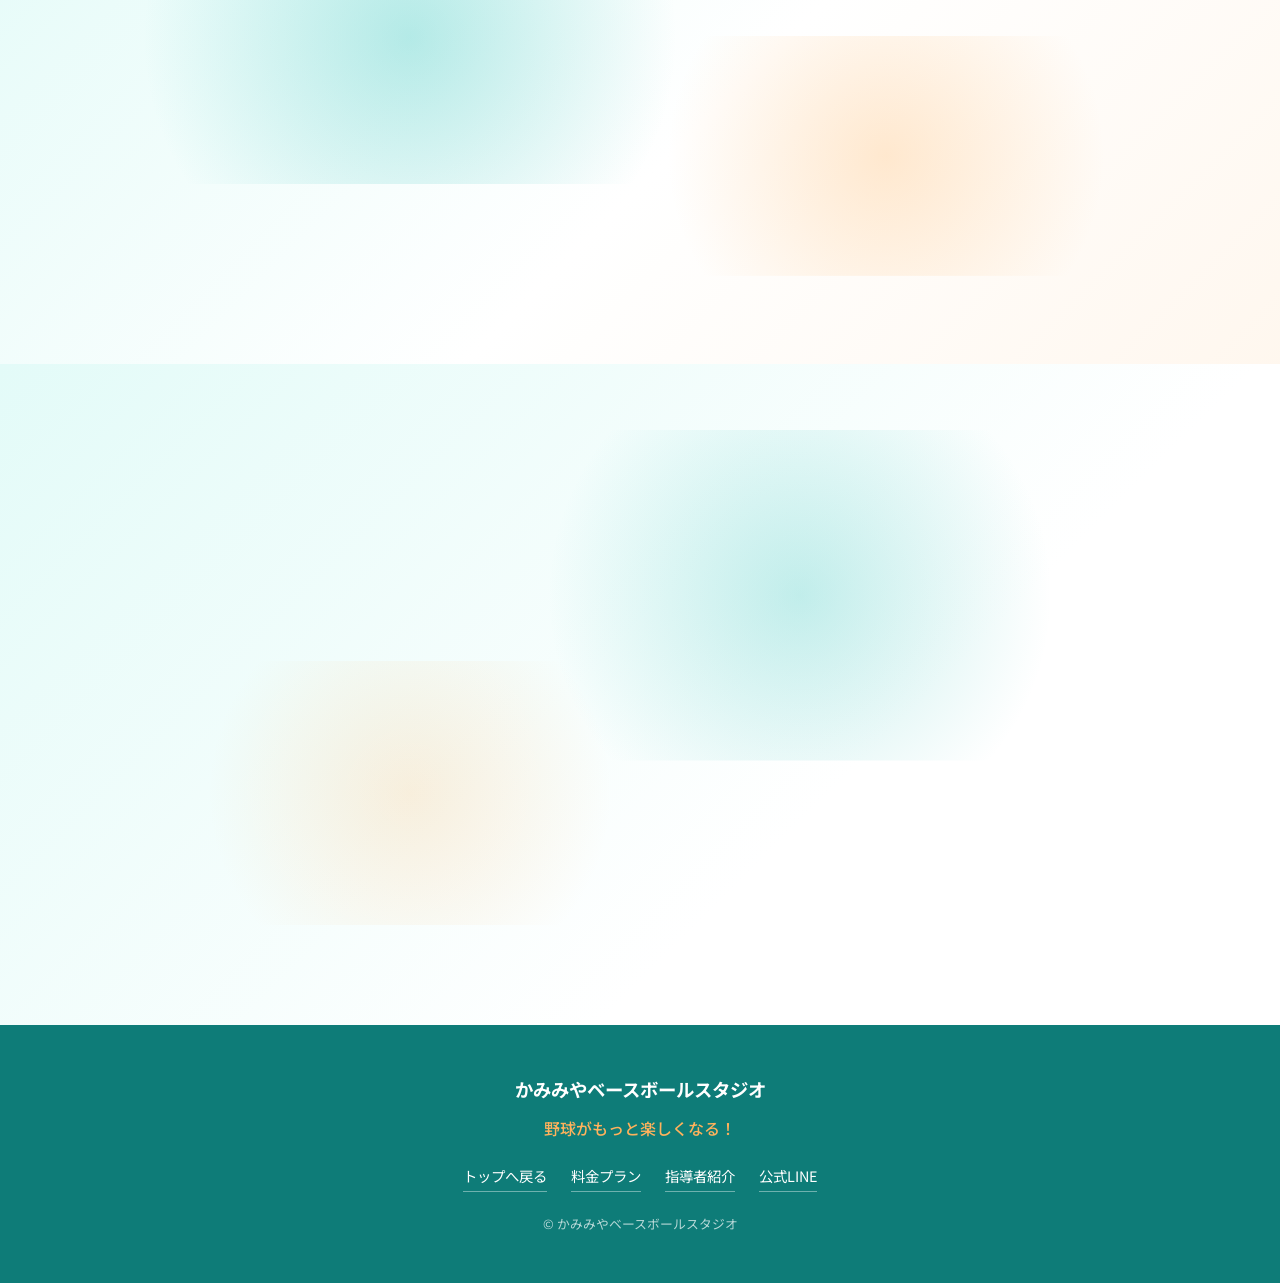
<file: trial.html>
<!DOCTYPE html>
<html lang="ja">
<head>
<meta charset="UTF-8">
<meta name="viewport" content="width=device-width, initial-scale=1.0">
<title>無料体験レッスン｜かみみやベースボールスタジオ</title>
<meta name="description" content="かみみやベースボールスタジオの無料体験レッスンのご案内。お申し込みの流れや当日の持ち物、対象年齢などをご紹介します。">
<link rel="icon" type="image/png" href="image/kbs-logo.png">
<link rel="apple-touch-icon" href="image/kbs-logo.png">
<link rel="preconnect" href="https://fonts.googleapis.com">
<link rel="preconnect" href="https://fonts.gstatic.com" crossorigin>
<link href="https://fonts.googleapis.com/css2?family=Noto+Sans+JP:wght@400;500;700;900&family=M+PLUS+Rounded+1c:wght@500;700;800&family=Permanent+Marker&display=swap" rel="stylesheet">
<link rel="stylesheet" href="styles.css">
</head>
<body>

<nav class="site-nav">
  <div class="container site-nav__inner">
    <a href="index.html" class="site-nav__logo">
      <img src="image/kbs-logo.png" alt="KBS" class="kbs-logo kbs-logo--nav">
      <span class="kbs-sub kbs-sub--nav">KAMIMIYA<br>BASEBALL STUDIO</span>
    </a>
    <button type="button" class="site-nav__toggle" aria-label="メニューを開く" aria-expanded="false" aria-controls="site-menu">
      <span></span><span></span><span></span>
    </button>
    <div class="site-nav__links" id="site-menu">
      <a href="trial.html" class="site-nav__link site-nav__link--cta" aria-current="page">無料体験はこちらから</a>
      <a href="plan.html" class="site-nav__link">料金プラン</a>
      <a href="profile.html" class="site-nav__link">指導者紹介</a>
      <a href="https://lin.ee/xkisWtDX" class="site-nav__link" target="_blank" rel="noopener noreferrer">お問い合わせ</a>
    </div>
  </div>
</nav>

<main>

  <section class="about" id="trial-about">
    <div class="container">
      <h2 class="section-title reveal">無料体験レッスンとは</h2>
      <div class="about-grid">

        <div class="bento-item about-grid__lead reveal">
          <p class="about__lead">
            「本当にうちの子に合うか、まずは試してみたい」<br>
            そんな方のために、かみみやベースボールスタジオでは<br>
            <strong>無料体験レッスン</strong>をご用意しています。<br>
            プロの視点での指導を、まずは体感してください。
          </p>
        </div>

        <div class="bento-item about-grid__quote reveal">
          <p class="about-grid__quote-text">まずは体験から</p>
        </div>

        <div class="bento-item about-grid__link reveal">
          <a href="https://lin.ee/xkisWtDX" target="_blank" rel="noopener noreferrer">公式LINEで「無料体験」と送る <span aria-hidden="true">&raquo;</span></a>
        </div>

      </div>
      <p class="trial-cta__note trial-about__note reveal">※無料体験は月謝グループレッスンのみが対象です。</p>
    </div>
  </section>

  <section class="services" id="trial-concerns">
    <div class="container">
      <h2 class="section-title reveal">こんなお悩みの方はぜひご参加ください</h2>
      <div class="bento-item concern-card reveal">
        <ul class="concern-list">
          <li>練習しているけど、なかなか結果につながらない</li>
          <li>バッティングで何を直せばいいのか分からない</li>
          <li>子どもに合った練習方法が分からない</li>
          <li>もっと野球を楽しんでほしい</li>
          <li>言われたことをやるだけではなく、自分で考えて練習してほしい</li>
          <li>目標を持って野球に取り組んでほしい</li>
        </ul>
      </div>
      <p class="trial-bridge-lead reveal">
        そのお悩み、<strong>かみみやベースボールスタジオ</strong>のトレーニングで<br>
        改善できるかもしれません。まずは無料体験レッスンで試してみませんか？
      </p>
    </div>
  </section>

  <section class="services" id="trial-flow">
    <div class="container">
      <h2 class="section-title reveal">体験の流れ</h2>
      <div class="step-grid">

        <div class="step-card reveal">
          <p class="step-card__num">STEP 1</p>
          <h3 class="step-card__title">公式LINEでお申し込み</h3>
          <p class="step-card__desc">公式LINEから「無料体験」とご連絡ください。ご希望の日時をお伺いします。</p>
        </div>

        <div class="step-card reveal">
          <p class="step-card__num">STEP 2</p>
          <h3 class="step-card__title">日程調整</h3>
          <p class="step-card__desc">お子様のご都合に合わせて、体験レッスンの日時を調整いたします。</p>
        </div>

        <div class="step-card reveal">
          <p class="step-card__num">STEP 3</p>
          <h3 class="step-card__title">体験レッスン当日</h3>
          <p class="step-card__desc">実際のレッスンをご体験いただけます。指導内容やスタジオの雰囲気をぜひご確認ください。</p>
        </div>

      </div>
    </div>
  </section>

  <section class="profile" id="trial-info">
    <div class="container">
      <h2 class="section-title reveal">体験の概要</h2>
      <div class="bento-item trial-info-card reveal">
        <ul class="trial-info-list">
          <li><span>対象</span>小学生〜中学生</li>
          <li><span>料金</span>無料</li>
          <li><span>所要時間</span>約60分</li>
          <li><span>持ち物</span>公式LINEにてお申し込み時にご案内いたします</li>
          <li><span>場所</span>公式LINEにてお申し込み時にご案内いたします</li>
        </ul>
        <p class="trial-info-note">※無料体験は月謝グループレッスンのみが対象です。</p>
      </div>
    </div>
  </section>

</main>

<footer class="footer">
  <div class="container">
    <div class="footer__brand">
      <p class="footer__name">かみみやベースボールスタジオ</p>
    </div>
    <p class="footer__copy">野球がもっと楽しくなる！</p>
    <div class="footer__links">
      <a href="index.html">トップへ戻る</a>
      <a href="plan.html">料金プラン</a>
      <a href="profile.html">指導者紹介</a>
      <a href="https://lin.ee/xkisWtDX" target="_blank" rel="noopener noreferrer">公式LINE</a>
    </div>
    <p class="footer__rights">&copy; かみみやベースボールスタジオ</p>
  </div>
</footer>

<script src="script.js" defer></script>
</body>
</html>
</file>
<file: styles.css>
/* ===== Variables ===== */
:root {
  --color-primary: #1FBDB5;
  --color-primary-dark: #0E7C78;
  --color-primary-light: #E3FBF8;
  --color-accent: #FFB25C;
  --color-accent-dark: #E8892C;
  --color-text: #1F2D2C;
  --color-text-muted: #4C5E5C;
  --color-white: #FFFFFF;
  --font-base: "Noto Sans JP", "Hiragino Kaku Gothic ProN", "Yu Gothic", "Meiryo", sans-serif;
  --font-rounded: "M PLUS Rounded 1c", "Noto Sans JP", "Hiragino Kaku Gothic ProN", "Yu Gothic", "Meiryo", sans-serif;
  --container-width: 1100px;
  --radius: 28px;
  --radius-sm: 16px;
  --shadow: 0 12px 28px rgba(14, 124, 120, 0.14);

  /* Motion */
  --ease-snap: cubic-bezier(0.34, 1.56, 0.64, 1);
  --ease-soft: cubic-bezier(0.16, 1, 0.3, 1);
  --duration-fast: 0.25s;
  --duration-base: 0.6s;
}

/* ===== Cross-document page transitions (CSS only, no JS) ===== */
@view-transition {
  navigation: auto;
}

::view-transition-old(root),
::view-transition-new(root) {
  animation-duration: var(--duration-base);
  animation-timing-function: var(--ease-soft);
}

/* ===== Reset ===== */
* {
  box-sizing: border-box;
  margin: 0;
  padding: 0;
}

html {
  scroll-behavior: smooth;
}

body {
  font-family: var(--font-base);
  color: var(--color-text);
  background-color: var(--color-white);
  line-height: 1.8;
  -webkit-font-smoothing: antialiased;
}

/* ===== Ambient noise overlay (pure CSS, no JS) ===== */
body::before {
  content: "";
  position: fixed;
  inset: 0;
  z-index: 9999;
  pointer-events: none;
  opacity: 0.035;
  mix-blend-mode: overlay;
  background-image: url("data:image/svg+xml,%3Csvg xmlns='http://www.w3.org/2000/svg' width='180' height='180'%3E%3Cfilter id='n'%3E%3CfeTurbulence type='fractalNoise' baseFrequency='0.9' numOctaves='2' stitchTiles='stitch'/%3E%3C/filter%3E%3Crect width='100%25' height='100%25' filter='url(%23n)'/%3E%3C/svg%3E");
  background-size: 180px 180px;
}

img {
  display: block;
  max-width: 100%;
  height: auto;
}

.container {
  width: 100%;
  max-width: var(--container-width);
  margin: 0 auto;
  padding: 0 24px;
}

/* ===== Scroll reveal (pure CSS, no JS) ===== */
.reveal {
  opacity: 1;
  transform: none;
}

@supports (animation-timeline: view()) {
  @keyframes reveal-in {
    from {
      opacity: 0;
      transform: translateY(28px);
    }
    to {
      opacity: 1;
      transform: translateY(0);
    }
  }

  .reveal {
    opacity: 0;
    animation: reveal-in var(--duration-base) var(--ease-soft) both;
    animation-timeline: view();
    animation-range: entry 0% cover 30%;
  }
}

.section-title {
  font-size: clamp(1.5rem, 1.2rem + 1.2vw, 2.2rem);
  font-weight: 700;
  color: var(--color-primary-dark);
  text-align: center;
  margin-bottom: 40px;
  position: relative;
  padding-bottom: 18px;
}

.section-title::after {
  content: "";
  position: absolute;
  bottom: 0;
  left: 50%;
  transform: translateX(-50%);
  width: 64px;
  height: 4px;
  background-color: var(--color-accent);
  border-radius: 999px;
}

/* ===== Hero ===== */
.hero {
  position: relative;
  min-height: 100vh;
  display: flex;
  align-items: center;
  justify-content: center;
  overflow: hidden;
  color: var(--color-white);
  text-align: center;
}

.hero__bg {
  position: absolute;
  inset: 0;
  background-image: url("image/S__90472515_0.jpg");
  background-size: cover;
  background-position: center;
  background-repeat: no-repeat;
  animation: hero-kenburns 24s ease-in-out infinite alternate;
}

@keyframes hero-kenburns {
  0% {
    transform: scale(1);
  }
  100% {
    transform: scale(1.12);
  }
}

.hero__overlay {
  position: absolute;
  inset: 0;
  background-image:
    radial-gradient(circle, rgba(255, 178, 92, 0.35) 0%, rgba(255, 178, 92, 0) 70%),
    radial-gradient(circle, rgba(31, 189, 181, 0.35) 0%, rgba(31, 189, 181, 0) 70%),
    linear-gradient(180deg, rgba(14, 65, 63, 0.55) 0%, rgba(14, 65, 63, 0.75) 100%);
  background-repeat: no-repeat;
  background-size: 50% 50%, 60% 60%, 100% 100%;
  background-position: 15% 20%, 80% 70%, 0 0;
  animation: orb-drift-hero 32s ease-in-out infinite alternate;
}

@keyframes orb-drift-hero {
  0% { background-position: 15% 20%, 80% 70%, 0 0; }
  100% { background-position: 30% 35%, 65% 55%, 0 0; }
}

.hero__content {
  position: relative;
  z-index: 1;
  padding: 32px 24px;
}

.hero__eyebrow {
  letter-spacing: 0.3em;
  font-size: 0.85rem;
  font-weight: 500;
  color: var(--color-accent);
  margin-bottom: 16px;
}

.hero__title {
  line-height: 1;
  margin-bottom: 20px;
}

.kbs-logo {
  display: block;
  height: auto;
}

.kbs-logo--hero {
  width: clamp(260px, 30vw, 460px);
  margin: 0 auto;
  filter: drop-shadow(0 0 6px rgba(255, 255, 255, 0.7));
}

.kbs-logo--nav {
  height: 48px;
  width: auto;
  flex-shrink: 0;
}

.kbs-sub {
  font-weight: 700;
  text-transform: uppercase;
  line-height: 1.35;
}

.kbs-sub--hero {
  font-size: clamp(0.8rem, 0.7rem + 0.5vw, 1.1rem);
  letter-spacing: 0.3em;
  color: rgba(255, 255, 255, 0.92);
  margin-bottom: 26px;
  text-shadow: 0 2px 10px rgba(0, 0, 0, 0.4);
}

.kbs-sub--nav {
  font-size: 0.55rem;
  letter-spacing: 0.14em;
  color: var(--color-primary-dark);
  margin-left: 2px;
}

.hero__copy {
  font-size: clamp(1.1rem, 1rem + 0.8vw, 1.6rem);
  font-weight: 500;
  color: var(--color-white);
}

.hero__sub {
  margin-top: 14px;
  font-size: clamp(0.9rem, 0.85rem + 0.3vw, 1.05rem);
  font-weight: 500;
  color: rgba(255, 255, 255, 0.85);
}

.hero__cta {
  margin-top: 32px;
}

/* ===== About ===== */
.about {
  padding: 96px 0;
  position: relative;
  overflow: hidden;
  background-image:
    radial-gradient(circle, rgba(31, 189, 181, 0.28) 0%, rgba(31, 189, 181, 0) 70%),
    radial-gradient(circle, rgba(255, 178, 92, 0.22) 0%, rgba(255, 178, 92, 0) 70%),
    linear-gradient(135deg, var(--color-primary-light) 0%, #ffffff 60%);
  background-repeat: no-repeat;
  background-size: 50% 50%, 40% 40%, 100% 100%;
  background-position: 80% 15%, 15% 80%, 0 0;
  animation: orb-drift-about 26s ease-in-out infinite alternate;
}

@keyframes orb-drift-about {
  0% { background-position: 80% 15%, 15% 80%, 0 0; }
  100% { background-position: 65% 30%, 30% 65%, 0 0; }
}

.about-grid {
  display: grid;
  grid-template-columns: 2fr 1fr;
  grid-template-rows: auto auto;
  gap: 24px;
}

.about-grid__lead {
  grid-row: 1 / 3;
  background: rgba(255, 255, 255, 0.55);
  display: flex;
  align-items: center;
  padding: 40px;
}

.about-grid__lead .about__lead {
  font-size: clamp(1.05rem, 1rem + 0.3vw, 1.25rem);
  color: var(--color-text);
  font-weight: 500;
}

.about-grid__quote {
  background: #30D5C8;
  display: flex;
  align-items: center;
  justify-content: center;
  text-align: center;
  padding: 28px;
}

.about-grid__quote-text {
  color: var(--color-white);
  font-weight: 900;
  font-size: clamp(1.1rem, 1rem + 1vw, 1.5rem);
}

.about-grid__link {
  background: rgba(255, 255, 255, 0.55);
  display: flex;
  align-items: center;
  justify-content: center;
  padding: 24px;
}

.about-grid__quote {
  animation-delay: 0.1s;
}

.about-grid__link {
  animation-delay: 0.2s;
}

.about-grid__link a {
  display: inline-flex;
  align-items: center;
  gap: 8px;
  color: var(--color-primary-dark);
  font-weight: 700;
  font-size: clamp(1.1rem, 1rem + 0.5vw, 1.35rem);
  text-decoration: none;
  transition: color var(--duration-fast) var(--ease-snap);
}

.about-grid__link a:hover {
  color: var(--color-accent-dark);
}

.trial-about__note {
  margin-top: 24px;
  text-align: center;
}

#trial-about .about-grid__quote {
  background: rgba(255, 255, 255, 0.55);
}

#trial-about .about-grid__quote-text {
  color: var(--color-text);
}

#trial-about .about-grid__link {
  background-color: #3FB6E0;
}

#trial-about .about-grid__link a {
  color: var(--color-white);
}

#trial-about .about-grid__link a:hover {
  color: rgba(255, 255, 255, 0.8);
}

.philosophy-goal {
  color: var(--color-primary-dark);
  font-weight: 700;
  font-size: clamp(1rem, 0.95rem + 0.3vw, 1.15rem);
  text-align: center;
  line-height: 1.7;
}

/* ===== Parent Concerns ===== */
.concern-card {
  max-width: 760px;
  margin: 0 auto;
  background: rgba(255, 255, 255, 0.55);
  box-shadow: 0 8px 32px rgba(14, 124, 120, 0.14);
  padding: 40px;
}

.concern-list {
  list-style: none;
  display: flex;
  flex-direction: column;
  gap: 14px;
}

.concern-list li {
  position: relative;
  padding-left: 28px;
  font-size: 1rem;
  color: var(--color-text);
  font-weight: 500;
}

.concern-list li::before {
  content: "";
  position: absolute;
  left: 2px;
  top: 9px;
  width: 8px;
  height: 8px;
  border-radius: 50%;
  background-color: var(--color-accent);
}

/* ===== Solutions ===== */
.solution-lead {
  max-width: 720px;
  margin: 0 auto 40px;
  text-align: center;
  font-size: 1.05rem;
  font-weight: 700;
  color: var(--color-primary-dark);
  line-height: 1.9;
}

.solutions-cta {
  margin-top: 40px;
  text-align: center;
}

.trial-bridge-lead {
  max-width: 720px;
  margin: 40px auto 0;
  text-align: center;
  font-size: 1.05rem;
  font-weight: 700;
  color: var(--color-primary-dark);
  line-height: 1.9;
}

/* ===== Trial CTA ===== */
.trial-cta-card {
  max-width: 640px;
  margin: 0 auto;
  background: rgba(255, 255, 255, 0.6);
  box-shadow: 0 8px 32px rgba(14, 124, 120, 0.14);
  padding: 48px 40px;
  text-align: center;
  display: flex;
  flex-direction: column;
  align-items: center;
  gap: 16px;
}

.trial-cta__desc {
  color: var(--color-text);
  font-size: 0.98rem;
  line-height: 1.8;
}

.trial-cta__note {
  font-size: 0.82rem;
  color: var(--color-text-muted);
}

.trial-cta__highlight {
  font-weight: 800;
  color: var(--color-primary-dark);
}

.cta-lead {
  max-width: 640px;
  margin: 0 auto 12px;
  text-align: center;
  font-size: 1.05rem;
  font-weight: 700;
  color: var(--color-primary-dark);
  line-height: 1.9;
}

.cta-title {
  font-size: clamp(2rem, 1.6rem + 2vw, 3rem);
}

.cta-highlight {
  max-width: 720px;
  padding: 56px 48px;
}

/* ===== Friend Referral Campaign ===== */
.campaign-lead {
  text-align: center;
  color: var(--color-text-muted);
  margin-bottom: 32px;
  font-size: 1rem;
}

.campaign-grid {
  display: grid;
  grid-template-columns: 1fr 1fr;
  gap: 24px;
}

.campaign-card {
  background: rgba(255, 255, 255, 0.55);
  box-shadow: 0 8px 32px rgba(14, 124, 120, 0.14);
  padding: 32px;
  text-align: center;
}

.campaign-card__label {
  font-weight: 700;
  color: var(--color-primary-dark);
  font-size: 1.05rem;
  margin-bottom: 14px;
}

.campaign-card__price-old {
  color: var(--color-text-muted);
  text-decoration: line-through;
  font-size: 0.95rem;
  margin-bottom: 6px;
}

.campaign-card__price-new {
  color: var(--color-accent-dark);
  font-weight: 900;
  font-size: clamp(1.6rem, 1.4rem + 0.8vw, 2rem);
}

.campaign-card__price-new span {
  font-size: 0.9rem;
  font-weight: 700;
  margin-left: 4px;
}

.campaign-note {
  text-align: center;
  color: var(--color-text-muted);
  font-size: 0.85rem;
  margin-top: 20px;
}

.campaign-cta {
  text-align: center;
  margin-top: 32px;
}

@media (max-width: 900px) {
  .campaign-grid {
    grid-template-columns: 1fr;
  }
}

/* ===== Site Nav ===== */
.site-nav {
  position: sticky;
  top: 0;
  z-index: 500;
  background: rgba(255, 255, 255, 0.75);
  border-bottom: 1px solid rgba(255, 255, 255, 0.6);
  backdrop-filter: blur(16px) saturate(180%);
  -webkit-backdrop-filter: blur(16px) saturate(180%);
  font-family: var(--font-rounded);
}

@supports not ((backdrop-filter: blur(1px)) or (-webkit-backdrop-filter: blur(1px))) {
  .site-nav {
    background-color: rgba(255, 255, 255, 0.96);
  }
}

.site-nav__inner {
  display: flex;
  align-items: center;
  justify-content: space-between;
  flex-wrap: wrap;
  gap: 12px;
  padding: 14px 0;
}

.site-nav__logo {
  display: inline-flex;
  align-items: center;
  gap: 10px;
  color: var(--color-primary-dark);
  font-weight: 900;
  text-decoration: none;
  font-size: 1.4rem;
  letter-spacing: 0.06em;
}

.site-nav__links {
  display: flex;
  align-items: center;
  flex-wrap: wrap;
  gap: 20px;
}

.site-nav__link {
  color: var(--color-primary-dark);
  font-weight: 700;
  text-decoration: none;
  font-size: 0.92rem;
  transition: color var(--duration-fast) var(--ease-snap);
}

.site-nav__link:hover {
  color: var(--color-accent-dark);
}

.site-nav__link[aria-current="page"] {
  color: var(--color-accent-dark);
  border-bottom: 2px solid var(--color-accent);
  padding-bottom: 2px;
}

.site-nav__toggle {
  display: none;
}

.site-nav__link--cta {
  background-color: var(--color-accent);
  color: var(--color-white);
  padding: 8px 18px;
  border-radius: 999px;
}

.site-nav__link--cta:hover {
  background-color: var(--color-accent-dark);
  color: var(--color-white);
}

.site-nav__link--cta[aria-current="page"] {
  border-bottom: none;
  padding: 8px 18px;
  color: var(--color-white);
}


/* ===== Profile ===== */
.profile {
  padding: 96px 0;
  position: relative;
  overflow: hidden;
  background-image:
    radial-gradient(circle, rgba(31, 189, 181, 0.26) 0%, rgba(31, 189, 181, 0) 70%),
    radial-gradient(circle, rgba(255, 178, 92, 0.2) 0%, rgba(255, 178, 92, 0) 70%),
    linear-gradient(135deg, var(--color-primary-light) 0%, #ffffff 65%);
  background-repeat: no-repeat;
  background-size: 50% 50%, 40% 40%, 100% 100%;
  background-position: 75% 20%, 20% 75%, 0 0;
  animation: orb-drift-profile 29s ease-in-out infinite alternate;
}

@keyframes orb-drift-profile {
  0% { background-position: 75% 20%, 20% 75%, 0 0; }
  100% { background-position: 60% 35%, 35% 60%, 0 0; }
}

/* ===== Bento Grid ===== */
.bento-grid {
  display: grid;
  grid-template-columns: 1fr 1fr 1.2fr;
  grid-template-rows: auto auto;
  grid-template-areas:
    "name    name    photo"
    "message message photo";
  gap: 24px;
}

.bento-item {
  border: 1px solid rgba(255, 255, 255, 0.7);
  border-radius: var(--radius);
  overflow: hidden;
  backdrop-filter: blur(20px) saturate(180%);
  -webkit-backdrop-filter: blur(20px) saturate(180%);
  transition: transform var(--duration-fast) var(--ease-snap), box-shadow var(--duration-fast) var(--ease-snap), border-color var(--duration-fast) var(--ease-snap);
}

@supports not ((backdrop-filter: blur(1px)) or (-webkit-backdrop-filter: blur(1px))) {
  .bento-item--name,
  .bento-item--message {
    background-color: rgba(255, 255, 255, 0.92);
  }
}

.bento-item:hover {
  transform: translateY(-6px) scale(1.015);
  border-color: rgba(255, 255, 255, 0.9);
}

.bento-item--name {
  animation-delay: 0.1s;
}

.bento-item--message {
  animation-delay: 0.2s;
}

.bento-item--photo {
  grid-area: photo;
  box-shadow: none;
  border: none;
  backdrop-filter: none;
  -webkit-backdrop-filter: none;
  min-height: 360px;
  width: 100%;
  margin: 0 auto;
  transform: translateZ(0);
}

.bento-item--photo:hover {
  box-shadow: none;
  border-color: transparent;
}

.bento-item__img {
  width: 100%;
  height: 100%;
  object-fit: cover;
  object-position: 50% center;
  transition: transform var(--duration-fast) var(--ease-snap);
}

.bento-item--photo:hover .bento-item__img {
  transform: scale(1.08);
}

.bento-item--name {
  grid-area: name;
  background: rgba(227, 251, 248, 0.55);
  box-shadow: 0 8px 32px rgba(14, 124, 120, 0.14);
  display: flex;
  flex-direction: column;
  justify-content: center;
  padding: 32px;
}

.bento-item--message {
  grid-area: message;
  background: rgba(255, 255, 255, 0.55);
  box-shadow: 0 8px 32px rgba(14, 124, 120, 0.14);
  display: flex;
  align-items: center;
  padding: 32px;
}

.profile__role {
  color: var(--color-accent-dark);
  font-weight: 700;
  letter-spacing: 0.05em;
  margin-bottom: 8px;
}

.profile__name {
  font-size: clamp(1.8rem, 1.5rem + 1.2vw, 2.6rem);
  font-weight: 900;
  color: var(--color-primary-dark);
}

.profile__message {
  font-size: clamp(1rem, 0.95rem + 0.3vw, 1.15rem);
  color: var(--color-text);
  font-weight: 500;
}

/* ===== Career ===== */
.career {
  padding: 96px 0;
  position: relative;
  overflow: hidden;
  background-image:
    radial-gradient(circle, rgba(255, 178, 92, 0.24) 0%, rgba(255, 178, 92, 0) 70%),
    radial-gradient(circle, rgba(31, 189, 181, 0.24) 0%, rgba(31, 189, 181, 0) 70%),
    linear-gradient(135deg, var(--color-primary-light) 0%, #ffffff 60%);
  background-repeat: no-repeat;
  background-size: 50% 50%, 40% 40%, 100% 100%;
  background-position: 15% 20%, 85% 80%, 0 0;
  animation: orb-drift-career 28s ease-in-out infinite alternate;
}

@keyframes orb-drift-career {
  0% { background-position: 15% 20%, 85% 80%, 0 0; }
  100% { background-position: 30% 35%, 70% 65%, 0 0; }
}

.career-card {
  max-width: 720px;
  margin: 0 auto;
  background: rgba(255, 255, 255, 0.55);
  box-shadow: 0 8px 32px rgba(14, 124, 120, 0.14);
  padding: 40px;
}

.career-list {
  list-style: none;
  display: flex;
  flex-direction: column;
  gap: 14px;
  font-family: var(--font-rounded);
}

.career-list li {
  position: relative;
  padding-left: 32px;
  font-size: 1rem;
  color: var(--color-text);
  font-weight: 500;
}

.career-list li::before {
  content: "⚾";
  position: absolute;
  left: 0;
  top: -1px;
}

.career-list__summary {
  margin-top: 8px;
  padding-top: 22px;
  border-top: 1px solid rgba(14, 124, 120, 0.16);
  font-weight: 700;
  color: var(--color-primary-dark);
}

.career-list__summary::before {
  top: 21px;
}

/* ===== Services ===== */
.services {
  padding: 96px 0;
  position: relative;
  overflow: hidden;
  background-image:
    radial-gradient(circle, rgba(31, 189, 181, 0.3) 0%, rgba(31, 189, 181, 0) 70%),
    radial-gradient(circle, rgba(255, 178, 92, 0.28) 0%, rgba(255, 178, 92, 0) 70%),
    linear-gradient(135deg, var(--color-primary-light) 0%, #ffffff 55%, rgba(255, 178, 92, 0.1) 100%);
  background-repeat: no-repeat;
  background-size: 55% 55%, 45% 45%, 100% 100%;
  background-position: 10% 25%, 85% 70%, 0 0;
  animation: orb-drift-services 30s ease-in-out infinite alternate;
}

@keyframes orb-drift-services {
  0% { background-position: 10% 25%, 85% 70%, 0 0; }
  100% { background-position: 25% 40%, 70% 55%, 0 0; }
}

.card-grid {
  display: grid;
  grid-template-columns: 1.3fr 1fr;
  grid-template-rows: auto auto;
  gap: 32px;
}

.card--wide {
  grid-row: 1 / 3;
}

.card {
  background: rgba(255, 255, 255, 0.55);
  border: 1px solid rgba(255, 255, 255, 0.7);
  border-radius: var(--radius);
  overflow: hidden;
  box-shadow: 0 8px 32px rgba(14, 124, 120, 0.14);
  backdrop-filter: blur(20px) saturate(180%);
  -webkit-backdrop-filter: blur(20px) saturate(180%);
  display: flex;
  flex-direction: column;
  transition: transform var(--duration-fast) var(--ease-snap), box-shadow var(--duration-fast) var(--ease-snap);
}

@supports not ((backdrop-filter: blur(1px)) or (-webkit-backdrop-filter: blur(1px))) {
  .card,
  .step-card {
    background-color: rgba(255, 255, 255, 0.92);
  }
}

.card-grid .card:nth-child(2) {
  animation-delay: 0.12s;
}

.card-grid .card:nth-child(3) {
  animation-delay: 0.24s;
}

.card:hover {
  transform: translateY(-8px) scale(1.02);
  box-shadow: 0 18px 40px rgba(14, 124, 120, 0.2);
  border-color: rgba(255, 255, 255, 0.9);
}

.card__image-wrap {
  aspect-ratio: 4 / 3;
  overflow: hidden;
  transform: translateZ(0);
}

.card__image {
  width: 100%;
  height: 100%;
  object-fit: cover;
  transition: transform var(--duration-fast) var(--ease-snap);
}

.card:hover .card__image {
  transform: scale(1.08);
}

.card__body {
  padding: 28px 24px 32px;
  display: flex;
  flex-direction: column;
  gap: 8px;
  flex-grow: 1;
}

.card__body .btn--card {
  margin-top: auto;
}

.card__title {
  font-size: 1.2rem;
  font-weight: 700;
  color: var(--color-primary-dark);
  margin-bottom: 8px;
}

.card__price {
  font-size: 1rem;
  color: var(--color-text);
}

.card__price strong {
  color: var(--color-accent-dark);
  font-size: 1.15rem;
  font-weight: 700;
}

.card__note {
  font-size: 0.88rem;
  color: var(--color-text-muted);
  background-color: var(--color-primary-light);
  padding: 8px 12px;
  border-radius: var(--radius-sm);
  margin-top: 4px;
}

.card__desc {
  margin-top: 8px;
  font-size: 0.92rem;
  color: var(--color-text-muted);
}

/* ===== Step Grid (trial flow) ===== */
.step-grid {
  display: grid;
  grid-template-columns: repeat(3, 1fr);
  gap: 32px;
}

.step-card {
  background: rgba(255, 255, 255, 0.55);
  border: 1px solid rgba(255, 255, 255, 0.7);
  border-radius: var(--radius);
  box-shadow: 0 8px 32px rgba(14, 124, 120, 0.14);
  backdrop-filter: blur(20px) saturate(180%);
  -webkit-backdrop-filter: blur(20px) saturate(180%);
  padding: 32px 28px;
  transition: transform var(--duration-fast) var(--ease-snap), box-shadow var(--duration-fast) var(--ease-snap);
}

.step-card:hover {
  transform: translateY(-8px) scale(1.02);
  box-shadow: 0 18px 40px rgba(14, 124, 120, 0.2);
}

.step-grid .step-card:nth-child(2) {
  animation-delay: 0.12s;
}

.step-grid .step-card:nth-child(3) {
  animation-delay: 0.24s;
}

.step-card__num {
  font-family: var(--font-rounded);
  font-weight: 800;
  font-size: 0.85rem;
  letter-spacing: 0.1em;
  color: var(--color-accent-dark);
  margin-bottom: 12px;
}

.step-card__title {
  font-size: 1.1rem;
  font-weight: 700;
  color: var(--color-primary-dark);
  margin-bottom: 8px;
}

.step-card__desc {
  font-size: 0.92rem;
  color: var(--color-text-muted);
}

@media (max-width: 900px) {
  .step-grid {
    grid-template-columns: 1fr;
  }
}

/* ===== Trial info ===== */
.trial-info-card {
  max-width: 640px;
  margin: 0 auto;
  background: rgba(255, 255, 255, 0.55);
  box-shadow: 0 8px 32px rgba(14, 124, 120, 0.14);
  padding: 40px;
}

.trial-info-list {
  list-style: none;
  display: flex;
  flex-direction: column;
  gap: 16px;
}

.trial-info-list li {
  display: flex;
  gap: 16px;
  font-size: 0.95rem;
  color: var(--color-text);
}

.trial-info-list li span {
  flex: 0 0 96px;
  font-weight: 700;
  color: var(--color-primary-dark);
}

.trial-info-note {
  margin-top: 20px;
  padding-top: 20px;
  border-top: 1px solid rgba(14, 124, 120, 0.16);
  font-size: 0.85rem;
  color: var(--color-text-muted);
}

@media (max-width: 600px) {
  .trial-info-list li {
    flex-direction: column;
    gap: 4px;
  }

  .trial-info-list li span {
    flex: none;
  }
}

/* ===== Contact ===== */
.contact {
  padding: 96px 0;
  position: relative;
  overflow: hidden;
  background-image:
    radial-gradient(circle, rgba(255, 178, 92, 0.25) 0%, rgba(255, 178, 92, 0) 70%),
    radial-gradient(circle, rgba(31, 189, 181, 0.28) 0%, rgba(31, 189, 181, 0) 70%),
    linear-gradient(135deg, var(--color-primary-light) 0%, #ffffff 60%);
  background-repeat: no-repeat;
  background-size: 45% 45%, 55% 55%, 100% 100%;
  background-position: 20% 80%, 80% 20%, 0 0;
  animation: orb-drift-contact 34s ease-in-out infinite alternate;
  text-align: center;
}

@keyframes orb-drift-contact {
  0% { background-position: 20% 80%, 80% 20%, 0 0; }
  100% { background-position: 35% 65%, 65% 35%, 0 0; }
}

.contact .trial-cta-card {
  margin-top: 36px;
}

.btn {
  display: inline-flex;
  align-items: center;
  gap: 10px;
  padding: 16px 32px;
  border-radius: 999px;
  font-weight: 700;
  font-size: 1rem;
  color: var(--color-white);
  text-decoration: none;
  white-space: nowrap;
  box-shadow: var(--shadow);
  transition: transform var(--duration-fast) var(--ease-snap),
              box-shadow var(--duration-fast) var(--ease-snap);
}

.btn:hover,
.btn:focus-visible {
  transform: translateY(-4px) scale(1.07);
  box-shadow: 0 16px 32px rgba(14, 124, 120, 0.28);
}

.btn:active {
  transform: translateY(-1px) scale(1.02);
  transition-duration: 0.1s;
}

.btn__icon {
  width: 22px;
  height: 22px;
  flex-shrink: 0;
}

.btn--line {
  background-color: #06C755;
}

.btn--outline {
  background-color: transparent;
  color: var(--color-primary-dark);
  border: 2px solid var(--color-primary-dark);
  box-shadow: none;
}

.btn--outline:hover,
.btn--outline:focus-visible {
  background-color: var(--color-primary-dark);
  color: var(--color-white);
}

.btn--card {
  width: 100%;
  justify-content: center;
  padding: 12px 20px;
  font-size: 0.92rem;
}

.btn--card .btn__icon {
  width: 18px;
  height: 18px;
}

/* ===== Footer ===== */
.footer {
  background-color: var(--color-primary-dark);
  color: var(--color-white);
  padding: 48px 0;
  text-align: center;
}

.footer__brand {
  display: flex;
  align-items: center;
  justify-content: center;
  gap: 10px;
  margin-bottom: 8px;
}

.footer__name {
  font-size: 1.15rem;
  font-weight: 700;
}

.footer__copy {
  color: var(--color-accent);
  font-weight: 500;
  margin-bottom: 20px;
}

.footer__links {
  display: flex;
  flex-wrap: wrap;
  justify-content: center;
  gap: 12px 24px;
  margin-bottom: 20px;
}

.footer__links a {
  color: var(--color-white);
  text-decoration: none;
  font-size: 0.9rem;
  white-space: nowrap;
  border-bottom: 1px solid rgba(255, 255, 255, 0.4);
  padding-bottom: 2px;
  transition: color var(--duration-fast) var(--ease-snap), border-color var(--duration-fast) var(--ease-snap);
}

.footer__links a:hover {
  border-color: var(--color-accent);
  color: var(--color-accent);
}

.footer__rights {
  font-size: 0.8rem;
  color: rgba(255, 255, 255, 0.7);
}

/* ===== Responsive ===== */
@media (max-width: 900px) {
  .card-grid {
    grid-template-columns: 1fr;
  }

  .card--wide {
    grid-row: auto;
  }

  .bento-grid {
    grid-template-columns: 1fr;
    grid-template-areas:
      "photo"
      "name"
      "message";
    text-align: center;
  }

  .bento-item--name,
  .bento-item--message {
    align-items: center;
  }

  .about-grid {
    grid-template-columns: 1fr;
  }

  .about-grid__lead {
    grid-row: auto;
    text-align: center;
    justify-content: center;
  }

}

@media (max-width: 600px) {
  .site-nav__inner {
    flex-wrap: nowrap;
    justify-content: space-between;
    position: relative;
    padding-left: 12px;
    padding-right: 12px;
  }

  .site-nav__logo {
    font-size: 1.15rem;
  }

  .site-nav__toggle {
    display: inline-flex;
    flex-direction: column;
    justify-content: center;
    gap: 5px;
    width: 44px;
    height: 44px;
    padding: 0 10px;
    border: 2px solid var(--color-primary-dark);
    border-radius: 12px;
    background: var(--color-white);
    cursor: pointer;
    flex-shrink: 0;
  }

  .site-nav__toggle span {
    display: block;
    height: 3px;
    border-radius: 2px;
    background: var(--color-primary-dark);
    transition: transform var(--duration-fast) var(--ease-snap),
                opacity var(--duration-fast) var(--ease-snap);
  }

  .site-nav__toggle.is-open span:nth-child(1) {
    transform: translateY(8px) rotate(45deg);
  }

  .site-nav__toggle.is-open span:nth-child(2) {
    opacity: 0;
  }

  .site-nav__toggle.is-open span:nth-child(3) {
    transform: translateY(-8px) rotate(-45deg);
  }

  .site-nav__links {
    display: none;
    position: absolute;
    top: 100%;
    left: 0;
    right: 0;
    flex-direction: column;
    align-items: stretch;
    gap: 4px;
    padding: 12px;
    background: #ffffff;
    border-radius: 0 0 16px 16px;
    box-shadow: 0 12px 24px rgba(14, 124, 120, 0.18);
  }

  .site-nav__links.is-open {
    display: flex;
  }

  .site-nav__link {
    font-size: 1rem;
    padding: 14px 12px;
    text-align: center;
  }

  .site-nav__link--cta,
  .site-nav__link--cta[aria-current="page"] {
    padding: 14px 12px;
  }

  .hero__title {
    margin-bottom: 18px;
  }

  .kbs-logo--nav {
    height: 44px;
  }

  .kbs-logo--hero {
    width: min(78vw, 340px);
  }

  .kbs-sub--nav {
    font-size: 0.5rem;
  }

  .about-grid__lead {
    padding: 28px 20px;
  }

  #trial-about .about__lead {
    font-size: 1rem;
  }

  #trial-about .about__lead br,
  .trial-bridge-lead br {
    display: none;
  }

  .about,
  .services,
  .contact {
    padding: 64px 0;
  }

  .section-title {
    margin-bottom: 28px;
  }

  .card__body {
    padding: 24px 20px 28px;
  }

  .trial-cta-card {
    padding: 32px 24px;
  }

  .btn {
    width: 100%;
    justify-content: center;
    padding: 14px 20px;
    font-size: 0.95rem;
  }

  /* Tone down decorative motion on phones: keep the visuals, drop the movement */
  :root {
    --duration-fast: 0.18s;
    --duration-base: 0.3s;
  }

  .hero__bg,
  .hero__overlay,
  .about,
  .services,
  .contact,
  .profile {
    animation: none;
  }

  .btn:hover,
  .btn:focus-visible,
  .card:hover,
  .bento-item:hover {
    transform: none;
  }

  .card:hover .card__image,
  .bento-item--photo:hover .bento-item__img,
  .about-grid__image:hover .about-grid__img {
    transform: none;
  }
}

/* ===== Reduced motion ===== */
@media (prefers-reduced-motion: reduce) {
  * {
    animation-duration: 0.01ms !important;
    animation-iteration-count: 1 !important;
    transition-duration: 0.01ms !important;
    scroll-behavior: auto !important;
  }

  ::view-transition-group(*),
  ::view-transition-old(*),
  ::view-transition-new(*) {
    animation: none !important;
  }
}
</file>
